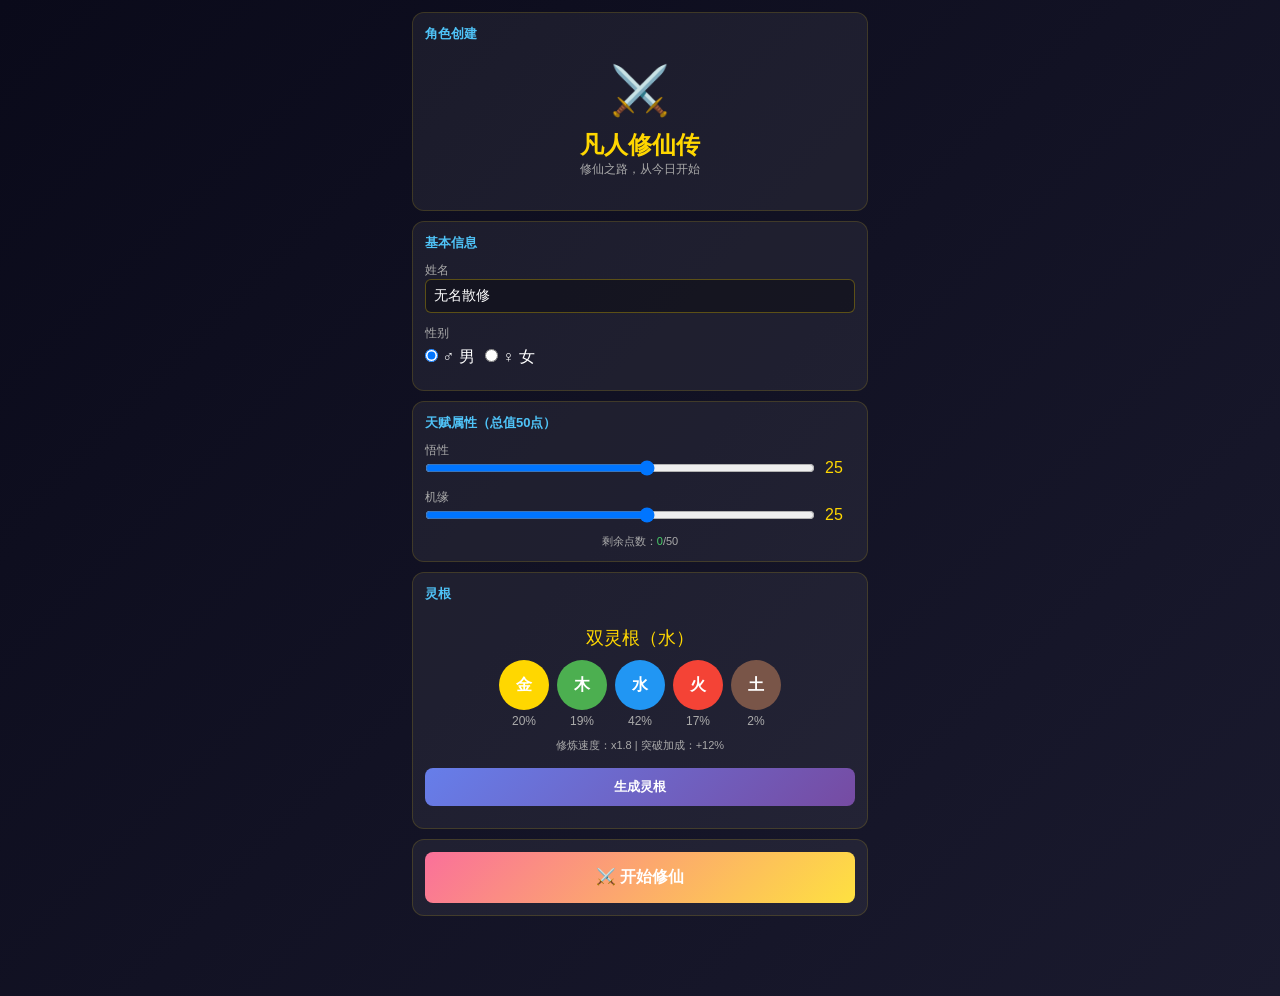
<file: index.html>
<!DOCTYPE html>
<html lang="zh-CN">
<head>
  <meta charset="UTF-8">
  <meta name="viewport" content="width=device-width, initial-scale=1.0, maximum-scale=1.0, user-scalable=no">
  <title>凡人修仙传·模拟器 v1.0</title>
  <link rel="stylesheet" href="css/style.css">
</head>
<body>
  <div id="app"></div>

  <!-- 数据文件 -->
  <script type="module">
    // 导入所有数据
    import { REALMS, BREAKTHROUGH_MULTIPLIER, SUB_STAGE_MULTIPLIER } from './js/data/realms.js';
    import { SKILLS, GRADE_VALUE } from './js/data/skills.js';
    import { ITEMS, SHOP_ITEMS } from './js/data/items.js';
    import { LOCATIONS, TRAVEL_MODES } from './js/data/locations.js';
    import { NPCS, QUESTS, NPC_RELATIONS, NPC_DUAL_DATA } from './js/data/npcs.js';
    import { BEASTS, BEAST_GRADE, calcSwarmPower } from './js/data/beasts.js';
    import { EVENTS, ENEMIES, SECTS, BOTTLE_EVENTS, EVENT_LOCATION_TYPES, EVENT_TEXT_VARIANTS } from './js/data/events.js';

    // 注册全局数据
    window.gameData = {
      REALMS, BREAKTHROUGH_MULTIPLIER, SUB_STAGE_MULTIPLIER,
      SKILLS, GRADE_VALUE,
      ITEMS, SHOP_ITEMS,
      LOCATIONS, TRAVEL_MODES,
      NPCS, QUESTS, NPC_RELATIONS, NPC_DUAL_DATA,
      BEASTS, BEAST_GRADE, calcSwarmPower,
      EVENTS, ENEMIES, SECTS, BOTTLE_EVENTS,
      EVENT_LOCATION_TYPES, EVENT_TEXT_VARIANTS
    };
  </script>

  <!-- 主程序 -->
  <script type="module" src="./js/main.js"></script>
</body>
</html>
</file>
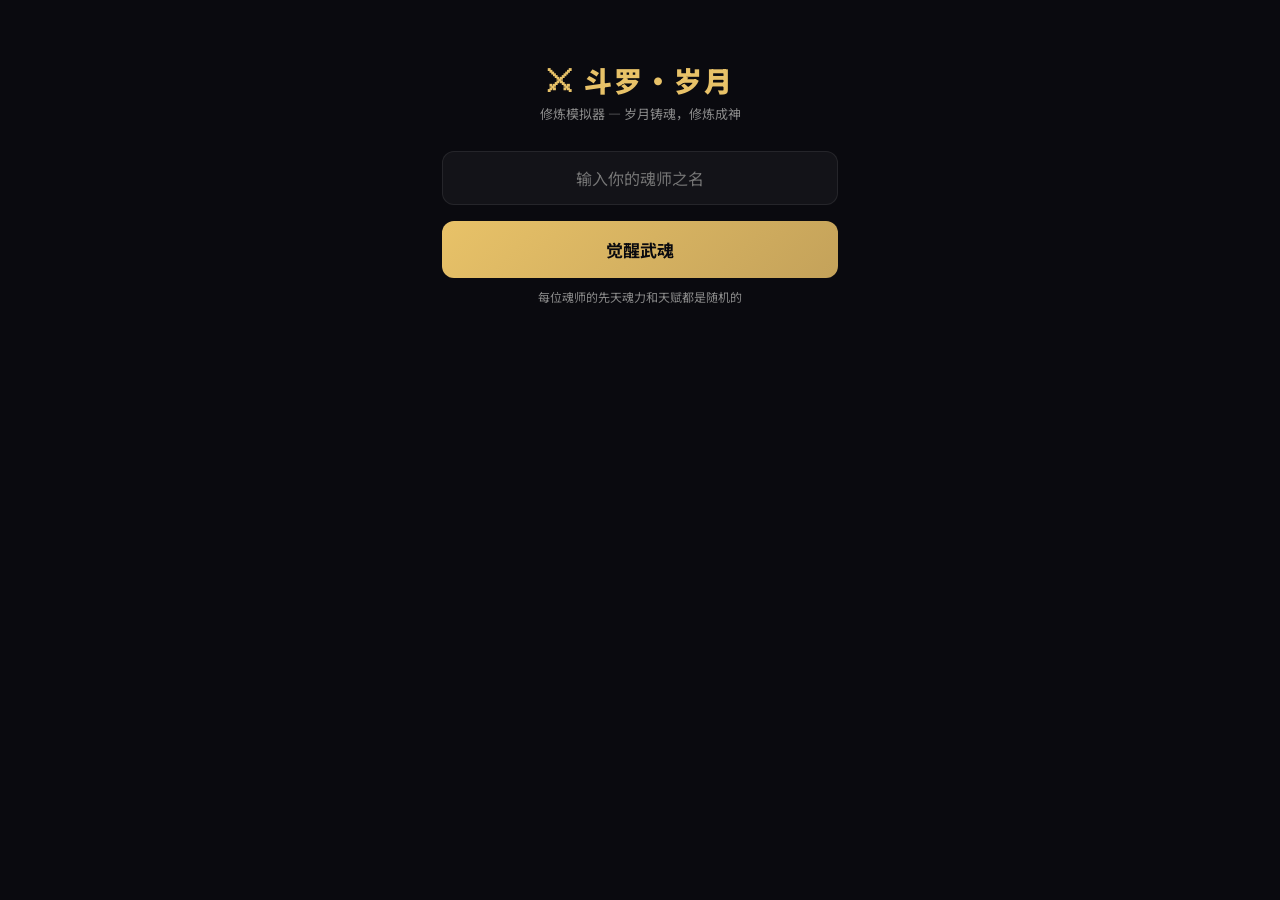
<file: douluo-cultivator.html>
<!DOCTYPE html>
<html lang="zh-CN">
<head>
<meta charset="UTF-8">
<meta name="viewport" content="width=device-width,initial-scale=1,maximum-scale=1,user-scalable=no">
<title>斗罗·岁月修炼</title>
<style>
@import url('https://fonts.googleapis.com/css2?family=Noto+Sans+SC:wght@300;400;500;700;900&display=swap');
*{margin:0;padding:0;box-sizing:border-box;user-select:none;-webkit-tap-highlight-color:transparent;}
:root{--bg:#0A0A0F;--card:rgba(255,255,255,0.04);--border:rgba(255,255,255,0.08);--gold:#E8C268;--text:#EDEDED;--text2:#8A8A8A;--red:#E07866;--green:#7DD9A6;--blue:#5BA3E6;--purple:#9B7FD4;}
body{font-family:'Noto Sans SC',sans-serif;background:var(--bg);color:var(--text);min-height:100dvh;display:flex;justify-content:center;padding:0;overflow-x:hidden;}
#app{width:100%;max-width:420px;padding:10px 12px 30px}

/* 启动画面 */
#startScreen{text-align:center;padding-top:50px;}
.start-logo{font-size:28px;font-weight:900;color:var(--gold);margin-bottom:4px;letter-spacing:2px;}
.start-sub{font-size:13px;color:var(--text2);margin-bottom:28px;}
.start-input{width:100%;background:var(--card);border:1px solid var(--border);border-radius:12px;padding:14px 16px;color:var(--text);font-size:16px;font-family:inherit;outline:none;margin-bottom:16px;text-align:center;}
.start-input:focus{border-color:var(--gold);}
.start-btn{width:100%;padding:16px;border:none;border-radius:12px;background:linear-gradient(135deg,#E8C268,#C4A25A);color:#0A0A0F;font-size:17px;font-weight:700;cursor:pointer;font-family:inherit;transition:opacity .2s;}
.start-btn:active{opacity:.7;}
.start-hint{font-size:12px;color:var(--text2);margin-top:10px;}

/* 武魂觉醒弹窗 */
.awaken-overlay{display:none;position:fixed;top:0;left:0;width:100%;height:100%;background:rgba(0,0,0,.92);z-index:100;justify-content:center;align-items:center;flex-direction:column;padding:24px;}
.awaken-overlay.show{display:flex;}
.awaken-title{font-size:22px;font-weight:900;color:var(--gold);margin-bottom:6px;animation:fadeIn .6s;}
.awaken-sub{font-size:13px;color:var(--text2);margin-bottom:20px;animation:fadeIn .8s;}
.awaken-sp{background:var(--card);border:1px solid var(--border);border-radius:12px;padding:16px 24px;margin-bottom:16px;text-align:center;animation:fadeIn .5s;}
.awaken-sp .sp-num{font-size:36px;font-weight:900;color:var(--gold);}
.awaken-sp .sp-label{font-size:13px;color:var(--text2);margin-top:4px;}
.awaken-sp .sp-rarity{font-size:11px;margin-top:4px;padding:2px 12px;border-radius:10px;display:inline-block;}
.rarity-common{background:rgba(255,255,255,.06);color:var(--text2);}
.rarity-uncommon{background:rgba(91,163,230,.15);color:var(--blue);}
.rarity-rare{background:rgba(155,127,212,.15);color:var(--purple);}
.rarity-legendary{background:linear-gradient(135deg,rgba(232,194,104,.2),rgba(196,162,90,.1));color:var(--gold);}

/* 武魂展示 */
.awaken-ms{background:var(--card);border:1px solid var(--border);border-radius:12px;padding:16px 24px;margin-bottom:16px;text-align:center;animation:fadeIn .6s;}
.awaken-ms .ms-icon{font-size:28px;}
.awaken-ms .ms-name{font-size:20px;font-weight:700;color:var(--text);margin-top:4px;}
.awaken-ms .ms-type{font-size:12px;color:var(--text2);margin-top:2px;}
.awaken-ms .ms-effect{font-size:11px;color:var(--gold);margin-top:4px;}
.ms-tag{font-size:10px;padding:2px 8px;border-radius:6px;display:inline-block;margin-top:4px;}
.ms-beast{background:rgba(91,163,230,.15);color:var(--blue);}
.ms-weapon{background:rgba(232,194,104,.15);color:var(--gold);}
.ms-plant{background:rgba(125,217,166,.15);color:var(--green);}
.ms-special{background:rgba(155,127,212,.15);color:var(--purple);}

.top-ms{font-size:12px;color:var(--text2);margin-bottom:2px;}

.awaken-talents{width:100%;margin-bottom:16px;max-height:200px;overflow-y:auto;animation:fadeIn 1s;}
.awaken-talents::-webkit-scrollbar{width:3px;}
.awaken-talents::-webkit-scrollbar-thumb{background:var(--border);border-radius:2px;}
.talent-card{background:rgba(232,194,104,.06);border:1px solid rgba(232,194,104,.15);border-radius:10px;padding:12px;margin-bottom:8px;display:flex;align-items:center;gap:12px;}
.talent-card .t-icon{font-size:24px;width:36px;text-align:center;}
.talent-card .t-info{flex:1;}
.talent-card .t-name{font-size:15px;font-weight:600;color:var(--gold);}
.talent-card .t-desc{font-size:11px;color:var(--text2);margin-top:2px;}
.talent-card .t-rate{font-size:10px;color:var(--purple);margin-top:1px;}

.awaken-none{text-align:center;padding:16px;background:var(--card);border-radius:10px;color:var(--text2);font-size:13px;}
.awaken-continue{width:100%;padding:16px;border:none;border-radius:12px;background:linear-gradient(135deg,#E8C268,#C4A25A);color:#0A0A0F;font-size:17px;font-weight:700;cursor:pointer;font-family:inherit;animation:fadeIn 1.2s;}

/* 游戏界面 */
#gameScreen{display:none;}
.top-bar{display:flex;justify-content:space-between;align-items:center;margin-bottom:10px;}
.top-bar .left{text-align:left;}
.top-bar .name{font-size:17px;font-weight:700;color:var(--gold);}
.top-bar .age{font-size:12px;color:var(--text2);}
.top-bar .year{font-size:12px;color:var(--text2);}
.talents-bar{margin-bottom:8px;display:flex;gap:4px;flex-wrap:wrap;}
.talent-tag{font-size:9px;padding:2px 6px;border-radius:4px;border:1px solid rgba(232,194,104,.2);background:rgba(232,194,104,.06);color:var(--gold);}
.tabs{display:flex;gap:4px;margin-bottom:10px;}
.tab{flex:1;padding:8px 0;text-align:center;font-size:13px;font-weight:500;border-radius:8px;cursor:pointer;background:var(--card);border:1px solid transparent;color:var(--text2);transition:.15s;}
.tab.active{background:rgba(232,194,104,.1);border-color:var(--gold);color:var(--gold);}
.tab-content{display:none;}
.tab-content.active{display:block;}
.stats-grid{display:grid;grid-template-columns:1fr 1fr;gap:6px;margin-bottom:10px;}
.stat-card{background:var(--card);border:1px solid var(--border);border-radius:10px;padding:10px;}
.stat-card .stat-label{font-size:10px;color:var(--text2);margin-bottom:3px;}
.stat-card .stat-value{font-size:16px;font-weight:700;}
.stat-level .stat-value{color:var(--gold);}
.stat-life .stat-value{color:var(--text);}
.stat-hp .stat-value{color:var(--green);}
.stat-card .stat-bar{height:3px;border-radius:2px;margin-top:4px;background:rgba(255,255,255,.06);overflow:hidden;}
.stat-card .stat-fill{height:100%;border-radius:2px;transition:width .5s;}
.stat-fill.gold{background:var(--gold);}
.stat-fill.green{background:var(--green);}
.stat-fill.blue{background:var(--blue);}
.stat-card .stat-sub{font-size:10px;color:var(--text2);margin-top:2px;}
.rings-section{background:var(--card);border:1px solid var(--border);border-radius:10px;padding:12px;margin-bottom:10px;}
.rings-header{display:flex;justify-content:space-between;align-items:center;margin-bottom:6px;}
.rings-title{font-size:11px;color:var(--text2);}
.rings-hunt{font-size:11px;color:var(--gold);}
.rings-row{display:flex;gap:5px;flex-wrap:wrap;}
.ring-dot{width:26px;height:26px;border-radius:50%;display:flex;align-items:center;justify-content:center;font-size:9px;font-weight:700;}
.ring-clickable{cursor:pointer;transition:transform .12s;}
.ring-clickable:active{transform:scale(1.2);}
.ring-empty{background:rgba(255,255,255,.04);border:1px dashed rgba(255,255,255,.1);color:var(--text2);}
.ring-white{background:linear-gradient(135deg,#FFF,#CCC);color:#222;box-shadow:0 0 5px rgba(255,255,255,.25);}
.ring-yellow{background:linear-gradient(135deg,#FFD700,#DAA520);color:#222;box-shadow:0 0 6px rgba(255,215,0,.25);}
.ring-purple{background:linear-gradient(135deg,#B388FF,#7C4DFF);color:#FFF;box-shadow:0 0 6px rgba(124,77,255,.25);}
.ring-black{background:linear-gradient(135deg,#555,#222);color:#FFF;box-shadow:0 0 5px rgba(0,0,0,.3);}
.ring-red{background:linear-gradient(135deg,#FF5252,#D32F2F);color:#FFF;box-shadow:0 0 8px rgba(255,82,82,.3);}
.ring-gold{background:linear-gradient(135deg,#E8C268,#B8963E);color:#FFF;box-shadow:0 0 12px rgba(232,194,104,.5);}
.skills-section{background:var(--card);border:1px solid var(--border);border-radius:10px;padding:12px;margin-bottom:10px;}

/* 装备界面 */
.eq-grid{display:flex;flex-direction:column;gap:0;}
.eq-slots-grid{display:grid;grid-template-columns:1fr 1fr 1fr;gap:6px;margin-bottom:10px;}
.eq-slot{background:var(--card);border:1px solid var(--border);border-radius:10px;padding:10px;text-align:center;cursor:pointer;min-height:70px;display:flex;flex-direction:column;justify-content:center;align-items:center;}
.eq-slot:active{transform:scale(.95);}
.eq-slot .eq-empty{font-size:11px;color:var(--text2);}
.eq-slot .eq-icon{font-size:20px;}
.eq-slot .eq-name{font-size:12px;font-weight:600;margin-top:2px;}
.eq-slot .eq-stats{font-size:9px;color:var(--text2);margin-top:2px;line-height:1.3;}
.eq-item-card{background:var(--card);border:1px solid var(--border);border-radius:8px;padding:8px 10px;margin-bottom:4px;display:flex;align-items:center;gap:8px;cursor:pointer;}
.eq-item-card:active{transform:scale(.98);}
.eq-item-card .eqi-icon{font-size:16px;}
.eq-item-card .eqi-info{flex:1;}
.eq-item-card .eqi-name{font-size:12px;font-weight:500;}
.eq-item-card .eqi-sub{font-size:10px;color:var(--text2);}
.eq-item-card .eqi-btn{font-size:10px;padding:3px 8px;border:none;border-radius:4px;cursor:pointer;font-family:inherit;font-weight:600;}
.eq-item-card .eqi-btn.equip{background:var(--gold);color:#0A0A0F;}
.eq-item-card .eqi-btn.unequip{background:rgba(255,255,255,.06);color:var(--text2);border:1px solid var(--border);}
.skills-title{font-size:11px;color:var(--text2);margin-bottom:8px;}
.skill-card{background:rgba(255,255,255,.03);border:1px solid rgba(255,255,255,.06);border-radius:8px;padding:10px;margin-bottom:6px;}
.skill-card:last-child{margin-bottom:0;}
.skill-card .s-header{display:flex;justify-content:space-between;align-items:center;margin-bottom:3px;}
.skill-card .s-name{font-size:14px;font-weight:600;}
.skill-card .s-ring{font-size:9px;padding:1px 5px;border-radius:3px;}
.skill-card .s-type{font-size:10px;color:var(--text2);margin-bottom:2px;}
.skill-card .s-desc{font-size:11px;color:var(--text2);line-height:1.4;}
.skill-card .s-effect{font-size:10px;color:var(--purple);margin-top:3px;padding:3px 6px;background:rgba(155,127,212,.08);border-radius:4px;display:inline-block;}
.skills-empty{text-align:center;padding:20px 0;color:var(--text2);font-size:13px;}
.map-container{position:relative;width:100%;aspect-ratio:1/1.3;background:var(--card);border:1px solid var(--border);border-radius:12px;margin-bottom:10px;overflow:hidden;}
.region-marker{position:absolute;padding:4px 8px;border-radius:6px;font-size:10px;font-weight:500;cursor:pointer;transform:translate(-50%,-50%);transition:.2s;text-align:center;min-width:70px;border:1px solid rgba(255,255,255,.1);background:rgba(10,10,15,.88);}
.region-marker:active{transform:translate(-50%,-50%) scale(1.08);}
.region-marker.current{border-color:var(--gold);box-shadow:0 0 10px rgba(232,194,104,.3);}
.region-marker .r-icon{font-size:16px;display:block;}
.region-marker .r-name{font-size:10px;color:var(--text);margin-top:1px;}
.region-marker.locked{opacity:.35;pointer-events:none;}
.region-info{background:var(--card);border:1px solid var(--border);border-radius:10px;padding:12px;margin-bottom:10px;}
.region-info .ri-name{font-size:16px;font-weight:700;color:var(--gold);margin-bottom:2px;}
.region-info .ri-desc{font-size:12px;color:var(--text2);}
.region-info .ri-stats{display:flex;gap:16px;margin-top:6px;font-size:11px;color:var(--text2);}
.region-info .ri-stats span{color:var(--text);}
.travel-btn{width:100%;padding:12px;border:none;border-radius:10px;background:rgba(232,194,104,.12);border:1px solid var(--gold);color:var(--gold);font-size:14px;font-weight:700;cursor:pointer;font-family:inherit;margin-bottom:10px;}
.travel-btn:active{opacity:.7;}
.actions-grid{display:grid;grid-template-columns:1fr 1fr 1fr;gap:6px;}
.action-btn{background:var(--card);border:1px solid var(--border);border-radius:10px;padding:10px 4px;text-align:center;cursor:pointer;transition:.12s;font-family:inherit;color:var(--text);}
.action-btn:active{transform:scale(.95);}
.action-btn span{display:block;color:var(--text);}
.action-btn .a-icon{font-size:20px;margin-bottom:1px;}
.action-btn .a-label{font-size:12px;font-weight:500;}
.action-btn .a-desc{font-size:9px;color:var(--text2);margin-top:1px;}
.action-btn:disabled{opacity:.25;pointer-events:none;}
.log-section{background:var(--card);border:1px solid var(--border);border-radius:10px;padding:12px;margin-bottom:10px;min-height:150px;max-height:240px;overflow-y:auto;}
.log-section::-webkit-scrollbar{width:3px;}
.log-section::-webkit-scrollbar-thumb{background:var(--border);border-radius:2px;}
.log-entry{margin-bottom:7px;line-height:1.5;font-size:13px;animation:fadeIn .25s;}
.log-entry:last-child{margin-bottom:0;}
.log-entry .tag{display:inline-block;font-size:9px;padding:1px 5px;border-radius:3px;margin-right:5px;vertical-align:middle;font-weight:500;}
.tag-system{background:rgba(232,194,104,.15);color:var(--gold);}
.tag-cultivate{background:rgba(91,163,230,.15);color:var(--blue);}
.tag-hunt{background:rgba(231,120,102,.15);color:var(--red);}
.tag-ring{background:rgba(155,127,212,.15);color:var(--purple);}
.tag-adventure{background:rgba(125,217,166,.15);color:var(--green);}
.tag-death{background:rgba(255,82,82,.25);color:#FF5252;}
.tag-break{background:linear-gradient(135deg,rgba(232,194,104,.25),rgba(196,162,90,.15));color:var(--gold);}
.tag-skill{background:rgba(155,127,212,.2);color:#B388FF;}
.tag-travel{background:rgba(91,163,230,.15);color:var(--blue);}
.tag-time{background:rgba(232,194,104,.1);color:var(--gold-dim);}
.tag-battle{background:rgba(255,82,82,.15);color:#FF8A80;}
.tag-forge{background:rgba(125,217,166,.15);color:var(--green);}
.break-overlay{display:none;position:fixed;top:0;left:0;width:100%;height:100%;background:rgba(0,0,0,.88);z-index:101;justify-content:center;align-items:center;flex-direction:column;padding:20px;}
.break-overlay.show{display:flex;}
.break-overlay .big{font-size:26px;font-weight:900;color:var(--gold);margin-bottom:6px;text-align:center;}
.break-overlay .sub{font-size:14px;color:var(--text);margin-bottom:14px;text-align:center;line-height:1.5;}
.break-continue{padding:12px 32px;border:none;border-radius:10px;background:var(--gold);color:#0A0A0F;font-size:15px;font-weight:700;cursor:pointer;font-family:inherit;}

/* 魂环详情弹出层 */
.ring-detail-overlay{display:none;position:fixed;top:0;left:0;width:100%;height:100%;background:rgba(0,0,0,.92);z-index:102;justify-content:center;align-items:center;flex-direction:column;padding:24px;}
.ring-detail-overlay.show{display:flex;}
.ring-detail-card{background:rgba(255,255,255,.03);border:1px solid var(--border);border-radius:14px;padding:20px;width:100%;max-width:380px;max-height:70vh;overflow-y:auto;}
.ring-detail-card::-webkit-scrollbar{width:3px;}
.ring-detail-card::-webkit-scrollbar-thumb{background:var(--border);border-radius:2px;}
.rd-title{font-size:18px;font-weight:700;text-align:center;margin-bottom:12px;}
.rd-row{display:flex;justify-content:space-between;padding:8px 0;border-bottom:1px solid var(--border);font-size:13px;}
.rd-row:last-child{border-bottom:none;}
.rd-row .rd-l{color:var(--text2);}
.rd-row .rd-v{color:var(--text);font-weight:500;}
.rd-skill{padding:10px;background:var(--card);border-radius:8px;margin-top:8px;}
.rd-skill .rs-name{font-size:14px;font-weight:600;color:var(--gold);}
.rd-skill .rs-type{font-size:11px;color:var(--text2);margin-top:2px;}
.rd-skill .rs-effect{font-size:11px;color:var(--purple);margin-top:4px;padding:3px 6px;background:rgba(155,127,212,.08);border-radius:4px;display:inline-block;}
.rd-close{margin-top:16px;width:100%;padding:12px;border:none;border-radius:10px;background:var(--gold);color:#0A0A0F;font-size:15px;font-weight:700;cursor:pointer;font-family:inherit;}
.hunt-overlay{display:none;position:fixed;top:0;left:0;width:100%;height:100%;background:rgba(0,0,0,.95);z-index:99;flex-direction:column;padding:16px;overflow-y:auto;}
.hunt-overlay.show{display:flex;}
.battle-top{text-align:center;padding:12px 0 8px;border-bottom:1px solid var(--border);margin-bottom:12px;}
.battle-top .bt-label{font-size:11px;color:var(--text2);text-transform:uppercase;letter-spacing:2px;}
.battle-top .bt-title{font-size:24px;font-weight:900;color:var(--gold);margin:2px 0;}
.battle-top .bt-sub{font-size:13px;color:var(--text2);}
.battle-beast{text-align:center;padding:20px 0 16px;background:var(--card);border-radius:14px;border:1px solid var(--border);margin-bottom:12px;}
.battle-beast .bb-icon{font-size:48px;margin-bottom:4px;}
.battle-beast .bb-name{font-size:20px;font-weight:700;color:var(--text);}
.battle-beast .bb-year{font-size:12px;color:var(--text2);margin-top:2px;}
.battle-beast .bb-bar{width:80%;margin:8px auto 0;height:6px;border-radius:3px;background:rgba(255,255,255,.06);overflow:hidden;}
.battle-beast .bb-fill{height:100%;border-radius:3px;background:var(--red);transition:width .5s;}
.battle-beast .bb-stat{font-size:11px;color:var(--text2);margin-top:4px;}

.battle-info{display:grid;grid-template-columns:1fr 1fr;gap:8px;margin-bottom:12px;}
.battle-info .bi-card{background:var(--card);border-radius:10px;padding:10px;text-align:center;border:1px solid var(--border);}
.battle-info .bi-card .bi-label{font-size:10px;color:var(--text2);}
.battle-info .bi-card .bi-val{font-size:20px;font-weight:700;}
.battle-info .bi-card .bi-val.gold{color:var(--gold);}
.battle-info .bi-card .bi-val.green{color:var(--green);}

.battle-log{background:var(--card);border:1px solid var(--border);border-radius:12px;padding:12px;margin-bottom:12px;min-height:80px;max-height:200px;overflow-y:auto;}
.battle-log::-webkit-scrollbar{width:3px;}
.battle-log::-webkit-scrollbar-thumb{background:var(--border);border-radius:2px;}
.battle-log .bl-round{padding:6px 8px;margin-bottom:6px;background:rgba(255,255,255,.02);border-radius:8px;animation:fadeIn .3s;}
.battle-log .bl-round:last-child{margin-bottom:0;}
.battle-log .bl-round .bl-rh{font-size:10px;color:var(--gold);font-weight:600;margin-bottom:3px;}
.battle-log .bl-round .bl-action{font-size:13px;color:var(--text);}
.battle-log .bl-round .bl-effect{font-size:11px;color:var(--purple);margin-top:2px;}
.battle-log .bl-round .bl-dmg{font-size:11px;color:var(--red);}

.battle-result-box{text-align:center;padding:14px;margin-bottom:12px;border-radius:12px;}
.battle-result-box.success{background:rgba(125,217,166,.08);border:1px solid rgba(125,217,166,.15);}
.battle-result-box.fail{background:rgba(224,120,102,.08);border:1px solid rgba(224,120,102,.15);}
.battle-result-box .br-icon{font-size:28px;}
.battle-result-box .br-text{font-size:16px;font-weight:700;margin:4px 0;}
.battle-result-box .br-text.ok{color:var(--green);}
.battle-result-box .br-text.no{color:var(--red);}
.battle-result-box .br-sub{font-size:12px;color:var(--text2);}

.battle-footer{display:grid;grid-template-columns:1fr 1fr;gap:8px;margin-top:4px;}
.battle-footer.single{grid-template-columns:1fr;}
.bf-btn{padding:14px;border:none;border-radius:10px;font-size:15px;font-weight:700;cursor:pointer;font-family:inherit;}
.bf-btn:active{opacity:.7;}
.bf-btn.primary{background:linear-gradient(135deg,#E8C268,#C4A25A);color:#0A0A0F;}
.bf-btn.secondary{background:var(--card);border:1px solid var(--border);color:var(--text2);}
.bf-btn.danger{background:rgba(231,120,102,.15);border:1px solid rgba(231,120,102,.2);color:var(--red);}
#endScreen{display:none;text-align:center;padding-top:40px;}
#endScreen .ei{font-size:48px;margin-bottom:10px;}
.end-t{font-size:22px;font-weight:700;color:var(--gold);margin-bottom:6px;}
.end-s{font-size:13px;color:var(--text2);line-height:1.5;margin-bottom:18px;}
.end-stats{background:var(--card);border:1px solid var(--border);border-radius:12px;padding:14px;margin-bottom:18px;text-align:left;}
.end-stats .row{display:flex;justify-content:space-between;padding:5px 0;font-size:13px;border-bottom:1px solid var(--border);}
.end-stats .row:last-child{border-bottom:none;}
.end-stats .row .label{color:var(--text2);}
.end-stats .row .value{color:var(--text);font-weight:500;}
.restart-btn{width:100%;padding:16px;border:none;border-radius:12px;background:linear-gradient(135deg,#E8C268,#C4A25A);color:#0A0A0F;font-size:17px;font-weight:700;cursor:pointer;font-family:inherit;}
@keyframes fadeIn{from{opacity:0;transform:translateY(5px)}to{opacity:1;transform:translateY(0)}}
</style>
</head>
<body>
<div id="app">

<!-- 启动画面 -->
<div id="startScreen">
  <div class="start-logo">⚔ 斗罗·岁月</div>
  <div class="start-sub">修炼模拟器 — 岁月铸魂，修炼成神</div>
  <input class="start-input" id="nameInput" placeholder="输入你的魂师之名" maxlength="8">
  <button class="start-btn" id="awakenBtn">觉醒武魂</button>
  <div class="start-hint">每位魂师的先天魂力和天赋都是随机的</div>
</div>

<!-- 武魂觉醒弹窗 -->
<div class="awaken-overlay" id="awakenOverlay">
  <div class="awaken-title">⚡ 武魂觉醒</div>
  <div class="awaken-sub" id="awakenName">—</div>
  <div class="awaken-sp" id="awakenSpBox">
    <div class="sp-num" id="awakenSpNum">—</div>
    <div class="sp-label">先天魂力</div>
    <div class="sp-rarity" id="awakenSpRarity">—</div>
  </div>
  <div class="awaken-ms" id="awakenMsBox">
    <div class="ms-icon" id="awakenMsIcon">⚔</div>
    <div class="ms-name" id="awakenMsName">—</div>
    <div class="ms-type" id="awakenMsType">—</div>
    <div class="ms-effect" id="awakenMsEffect">—</div>
  </div>
  <div class="awaken-talents" id="awakenTalents"></div>
  <button class="awaken-continue" id="awakenStart">开始修炼</button>
</div>

<!-- 游戏主界面 -->
<div id="gameScreen">
  <div class="top-bar">
    <div class="left">
      <div class="top-ms" id="gMs">—</div>
      <div class="name" id="gName">—</div>
      <div class="age" id="gAge">年龄: —</div>
    </div>
    <div class="year" id="gYear">第 0 年 · <span id="gRegion">圣魂村</span></div>
  </div>

  <div class="talents-bar" id="talentsBar"></div>

  <div class="tabs">
    <div class="tab active" data-tab="status">状态</div>
    <div class="tab" data-tab="skills">魂技</div>
    <div class="tab" data-tab="map">地图</div>
    <div class="tab" data-tab="action">行动</div>
    <div class="tab" data-tab="equip">装备</div>
  </div>

  <div class="tab-content active" id="tab-status">
    <div class="stats-grid">
      <div class="stat-card stat-level">
        <div class="stat-label">修为</div>
        <div class="stat-value" id="gLevel">魂士</div>
        <div class="stat-bar"><div class="stat-fill gold" id="spBar" style="width:0%"></div></div>
        <div class="stat-sub">魂力 <span id="gSP">0</span> / <span id="gSPMax">10</span></div>
      </div>
      <div class="stat-card stat-life">
        <div class="stat-label">寿命上限</div>
        <div class="stat-value" id="gLife">80 岁</div>
        <div class="stat-bar"><div class="stat-fill green" id="lifeBar" style="width:100%"></div></div>
        <div class="stat-sub" id="gLifeSub">已过世</div>
      </div>
      <div class="stat-card stat-hp">
        <div class="stat-label">气血</div>
        <div class="stat-value" id="gHP">100</div>
        <div class="stat-bar"><div class="stat-fill green" id="hpBar" style="width:100%"></div></div>
        <div class="stat-sub" id="gHPSub">状态: 良好</div>
      </div>
      <div class="stat-card">
        <div class="stat-label">战力</div>
        <div class="stat-value" id="gCombat">10</div>
        <div class="stat-sub">魂环 <span id="gRingCount">0</span> · 魂技 <span id="gSkillCount">0</span></div>
      </div>
    </div>
    <div class="rings-section">
      <div class="rings-header">
        <div class="rings-title">⚡ 魂环（<span id="ringCap">9</span>格）</div>
        <div class="rings-hunt" id="gHuntHint">—</div>
      </div>
      <div class="rings-row" id="ringsRow"></div>
    </div>
    <div class="rings-section" id="boneSection">
      <div class="rings-header">
        <div class="rings-title">🦴 魂骨</div>
        <div class="rings-hunt" id="gBoneHint">—</div>
      </div>
      <div id="boneList"><div style="color:var(--text2);font-size:12px;text-align:center;padding:6px 0">尚未获得魂骨</div></div>
    </div>
  </div>

  <div class="tab-content" id="tab-skills">
    <div class="skills-section">
      <div class="skills-title">📜 已领悟魂技</div>
      <div id="skillsList"><div class="skills-empty">尚未拥有任何魂技<br>吸收魂环后自动领悟</div></div>
    </div>
  </div>

  <div class="tab-content" id="tab-map">
    <div class="map-container" id="mapContainer">
      <div class="map-bg" id="mapBg"></div>
    </div>
    <div class="region-info" id="regionInfo">
      <div class="ri-name" id="riName">圣魂村</div>
      <div class="ri-desc" id="riDesc">宁静的新手村落</div>
      <div class="ri-stats"><span>需求: <span id="riLevel">魂士</span></span><span>魂兽: <span id="riBeast">1-100年</span></span></div>
    </div>
    <button class="travel-btn" id="travelBtn">🚶 前往此地</button>
  </div>

  <div class="tab-content" id="tab-action">
    <div class="actions-grid">
      <button class="action-btn" data-act="cultivate"><span class="a-icon">🧘</span><span class="a-label">修炼</span><span class="a-desc">3-6月</span></button>
      <button class="action-btn" data-act="hunt"><span class="a-icon">⚔</span><span class="a-label">猎魂</span><span class="a-desc">6-12月</span></button>
      <button class="action-btn" data-act="absorb"><span class="a-icon">💫</span><span class="a-label">吸收</span><span class="a-desc">2-4月</span></button>
      <button class="action-btn" data-act="adventure"><span class="a-icon">🗺</span><span class="a-label">历练</span><span class="a-desc">3-8月</span></button>
      <button class="action-btn" data-act="rest"><span class="a-icon">💤</span><span class="a-label">休养</span><span class="a-desc">2-4月</span></button>
      <button class="action-btn" data-act="forge"><span class="a-icon">💪</span><span class="a-label">锻体</span><span class="a-desc">3-6月</span></button>
      <button class="action-btn" data-act="pill"><span class="a-icon">💊</span><span class="a-label">炼药</span><span class="a-desc">2-5月</span></button>
    </div>
    <div class="log-section" id="logSection">
      <div class="log-entry"><span class="tag tag-system">系统</span>踏上魂师之路...</div>
    </div>
  </div>
  <div class="tab-content" id="tab-equip">
    <div class="eq-grid">
      <div id="eqSlots"></div>
      <button class="eq-sort-btn" id="eqBackpackToggle" style="width:100%;padding:8px;border:none;border-radius:8px;background:var(--card);border:1px solid var(--border);color:var(--text);font-size:13px;cursor:pointer;font-family:inherit;margin-bottom:8px">📦 背包 (<span id="backpackCount">0</span>)</button>
      <div id="eqBackpack"></div>
    </div>
  </div>
</div>

<div id="endScreen">
  <div class="ei" id="endIcon">🕊</div>
  <div class="end-t" id="endTitle">魂归天地</div>
  <div class="end-s" id="endSub">你的魂师之路走到了终点</div>
  <div class="end-stats" id="endStatsBox"></div>
  <button class="restart-btn" id="restartBtn">再世为人</button>
  <button class="restart-btn" id="randomRestartBtn" style="margin-top:8px;background:rgba(232,194,104,.1);border:1px solid var(--gold);color:var(--gold)">🎲 立即随机重开</button>
</div>

<div class="break-overlay" id="breakOverlay">
  <div class="big" id="breakTitle">突破！</div>
  <div class="sub" id="breakSub">修为大进</div>
  <button class="break-continue" id="breakContinue">继续修炼</button>
</div>

<!-- 魂环详情弹出 -->
<div class="ring-detail-overlay" id="ringDetailOverlay">
  <div class="ring-detail-card" id="ringDetailCard">
    <div class="rd-title" id="rdTitle">魂环详情</div>
    <div id="rdContent"></div>
    <button class="rd-close" id="rdClose">关闭</button>
  </div>
</div>

<!-- 吸收魂环确认弹窗 -->
<div class="break-overlay" id="abConfirmOverlay">
  <div style="background:var(--card);border:1px solid var(--border);border-radius:14px;padding:24px;width:100%;max-width:340px;">
    <div style="font-size:18px;font-weight:700;color:var(--gold);text-align:center;margin-bottom:4px">💫 吸收魂环</div>
    <div style="font-size:14px;text-align:center;color:var(--text);margin-bottom:12px" id="abConfirmTitle">—</div>
    <div style="font-size:13px;color:var(--text2);line-height:1.7;margin-bottom:16px;padding:12px;background:rgba(255,255,255,.02);border-radius:8px" id="abConfirmInfo">—</div>
    <div style="display:grid;grid-template-columns:1fr 1fr;gap:8px">
      <button class="bf-btn primary" id="abDoBtn">🔄 开始吸收</button>
      <button class="bf-btn secondary" id="abDropBtn">✗ 放弃魂环</button>
    </div>
  </div>
</div>

<!-- 炼药选择弹窗 -->
<div class="break-overlay" id="pillOverlay">
  <div style="background:var(--card);border:1px solid var(--border);border-radius:14px;padding:20px;width:100%;max-width:360px;max-height:80vh;overflow-y:auto;">
    <div style="font-size:18px;font-weight:700;color:var(--gold);text-align:center;margin-bottom:12px">💊 选择丹药</div>
    <div id="pillList"></div>
    <button class="rd-close" id="pillClose" style="margin-top:8px">取消炼药</button>
  </div>
</div>

<div class="hunt-overlay" id="huntOverlay">
  <div class="battle-top">
    <div class="bt-label">⚔ 猎魂之战</div>
    <div class="bt-title" id="btTitle">遭遇魂兽</div>
    <div class="bt-sub" id="btSub">—</div>
  </div>
  <div class="battle-beast">
    <div class="bb-icon">🐾</div>
    <div class="bb-name" id="bbName">—</div>
    <div class="bb-year" id="bbYear">—</div>
    <div class="bb-bar"><div class="bb-fill" id="bbBar" style="width:100%"></div></div>
    <div class="bb-stat" id="bbStat">—</div>
  </div>
  <div class="battle-info">
    <div class="bi-card"><div class="bi-label">你的战力</div><div class="bi-val gold" id="biPlayerCP">0</div></div>
    <div class="bi-card"><div class="bi-label">魂兽战力</div><div class="bi-val" id="biBeastCP" style="color:var(--red)">0</div></div>
  </div>
  <div class="battle-log" id="battleLog">
    <div style="text-align:center;color:var(--text2);padding:12px;font-size:13px">⚔ 战斗即将开始...</div>
  </div>
  <div class="battle-result-box" id="battleResultBox">
    <div class="br-icon" id="brIcon">—</div>
    <div class="br-text" id="brText">—</div>
    <div class="br-sub" id="brSub">—</div>
  </div>
  <div class="battle-replace" id="battleReplace" style="display:none;margin-bottom:12px">
    <div style="font-size:12px;color:var(--gold);margin-bottom:6px;text-align:center">⚠ 发现同部位魂骨 · 是否替换？</div>
    <div style="display:grid;grid-template-columns:1fr 1fr;gap:8px">
      <button class="bf-btn danger" id="btReplace">⚔ 冒险替换</button>
      <button class="bf-btn secondary" id="btKeep">✗ 保留旧骨</button>
    </div>
  </div>
  <div class="battle-footer single" id="battleFooter">
    <button class="bf-btn primary" id="btFinish">继续修炼</button>
  </div>
</div>

</div>
<script>
// ====== 数据 ======
const LN=['魂士','魂师','大魂师','魂尊','魂宗','魂王','魂帝','魂圣','魂斗罗','封号斗罗'];
const RN=['低级','百年','千年','万年','十万年','百万年'];
const RC=['ring-white','ring-yellow','ring-purple','ring-black','ring-red','ring-gold'];
const RL=['○','百','千','万','十','神'];
const SP_TH=[10,20,30,40,50,60,70,80,90,100];
const LIFESPAN=[80,100,130,180,250,350,500,700,1000,1500];
const REGIONS=[
  {id:0,name:'圣魂村',icon:'🏘',desc:'宁静的新手村落',minLv:0,beastMin:1,beastMax:100,x:50,y:82},
  {id:1,name:'诺丁城外',icon:'🌲',desc:'初级魂师猎场',minLv:0,beastMin:100,beastMax:800,x:30,y:60},
  {id:2,name:'猎魂森林',icon:'🌳',desc:'魂师试炼之地',minLv:1,beastMin:500,beastMax:3000,x:70,y:55},
  {id:3,name:'星斗大森林',icon:'🌿',desc:'凶兽横行之地',minLv:2,beastMin:1000,beastMax:15000,x:35,y:38},
  {id:4,name:'落日森林',icon:'🌅',desc:'千年魂兽禁区',minLv:3,beastMin:5000,beastMax:40000,x:65,y:30},
  {id:5,name:'极北冰原',icon:'❄',desc:'万年寒冰之地',minLv:5,beastMin:10000,beastMax:80000,x:20,y:22},
  {id:6,name:'海神岛',icon:'🌊',desc:'神圣试炼之所',minLv:6,beastMin:30000,beastMax:150000,x:80,y:18},
  {id:7,name:'杀戮之都',icon:'💀',desc:'地狱级修罗场',minLv:7,beastMin:50000,beastMax:1000000,x:50,y:8}
];

// 先天天赋配置
const TALENTS=[
  {id:'twin',name:'双生武魂',icon:'⚔⚔',desc:'主武魂九环完成后切换副武魂·副武魂年限≥主武魂最后一环',rate:0.03,rarity:'legendary'},
  {id:'full',name:'先天满魂力',icon:'💫',desc:'初始魂力10级，修炼速度+15%',rate:0.08,rarity:'rare'},
  {id:'top',name:'顶级武魂',icon:'👑',desc:'修炼获取魂力+40%，战力+30',rate:0.10,rarity:'rare'},
  {id:'mutant',name:'变异武魂',icon:'🌀',desc:'魂技状态效果触发率+30%',rate:0.12,rarity:'uncommon'},
  {id:'bone',name:'先天魂骨',icon:'🦴',desc:'初始气血+50，战力+20',rate:0.05,rarity:'rare'},
  {id:'purple',name:'紫极魔瞳',icon:'👁',desc:'猎魂成功率+8%，战力+15',rate:0.07,rarity:'uncommon'},
  {id:'mystic',name:'玄天功',icon:'📖',desc:'修炼效率+25%，炼药成功率+20%',rate:0.10,rarity:'uncommon'},
  {id:'ocean',name:'海神眷顾',icon:'🌊',desc:'历练收益+30%，旅途中恢复气血',rate:0.05,rarity:'rare'},
  {id:'food',name:'食神体质',icon:'🍲',desc:'炼药效果翻倍，炼药耗时减半',rate:0.08,rarity:'uncommon'},
  {id:'jade',name:'九宝琉璃心',icon:'💎',desc:'辅助魂技+50%，休养效果翻倍',rate:0.06,rarity:'rare'},
  {id:'shura',name:'修罗杀意',icon:'🔥',desc:'战力+25，猎魂成功后额外获得魂力',rate:0.04,rarity:'rare'}
];

// 武魂池（无概率，觉醒时必定随机获得一个）
const MS_CATS={
  beast:{name:'兽武魂',icon:'🐾',cls:'ms-beast',
    souls:[
      {n:'邪眸白虎',eff:'修炼速度+15%',apply:g=>g._msCult=0.15},
      {n:'蓝电霸王龙',eff:'修炼速度+20%，吸收上限+20%',apply:g=>{g._msCult=0.20;g._msAbsorb=0.20;}},
      {n:'火凤凰',eff:'修炼+15%,猎魂+5%,吸收+10%',apply:g=>{g._msCult=0.15;g._msHunt=0.05;g._msAbsorb=0.10;}},
      {n:'幽冥灵猫',eff:'猎魂成功率+15%',apply:g=>g._msHunt=0.15},
      {n:'柔骨兔',eff:'气血恢复+30%',apply:g=>g._msHeal=0.30},
      {n:'碧磷蛇',eff:'状态效果+20%',apply:g=>g._msEff=0.20},
      {n:'冰碧帝皇蝎',eff:'修炼+10%,战力+20,吸收+15%',apply:g=>{g._msCult=0.10;g._msCP=20;g._msAbsorb=0.15;}},
      {n:'泰坦巨猿',eff:'战力+40,吸收+25%',apply:g=>{g._msCP=40;g._msAbsorb=0.25;}},
      {n:'暗金恐爪熊',eff:'猎魂+10%,战力+20,吸收+15%',apply:g=>{g._msHunt=0.10;g._msCP=20;g._msAbsorb=0.15;}},
      {n:'紫翼独角兽',eff:'炼药+15%,修炼+10%',apply:g=>{g._msPill=0.15;g._msCult=0.10;}}
    ]},
  weapon:{name:'器武魂',icon:'⚔',cls:'ms-weapon',
    souls:[
      {n:'昊天锤',eff:'战力+40,猎魂+10%,吸收+20%',apply:g=>{g._msCP=40;g._msHunt=0.10;g._msAbsorb=0.20;}},
      {n:'七杀剑',eff:'战力+30,修炼+10%,吸收+15%',apply:g=>{g._msCP=30;g._msCult=0.10;g._msAbsorb=0.15;}},
      {n:'海神三叉戟',eff:'猎魂+15%,战力+25,吸收+30%',apply:g=>{g._msHunt=0.15;g._msCP=25;g._msAbsorb=0.30;}},
      {n:'修罗神剑',eff:'状态效果+25%',apply:g=>g._msEff=0.25},
      {n:'八蛛矛',eff:'猎魂+10%,状态+10%,吸收+15%',apply:g=>{g._msHunt=0.10;g._msEff=0.10;g._msAbsorb=0.15;}},
      {n:'九节翡翠竹',eff:'炼药+25%',apply:g=>g._msPill=0.25},
      {n:'破魂枪',eff:'战力+35',apply:g=>g._msCP=35},
      {n:'盘龙棍',eff:'修炼+15%',apply:g=>g._msCult=0.15}
    ]},
  plant:{name:'植物系武魂',icon:'🌿',cls:'ms-plant',
    souls:[
      {n:'蓝银草',eff:'修炼+10%,炼药+10%（但吸收上限-15%）',apply:g=>{g._msCult=0.10;g._msPill=0.10;g._msAbsorb=-0.15;}},
      {n:'幽香绮罗仙品',eff:'炼药+30%',apply:g=>g._msPill=0.30},
      {n:'相思断肠红',eff:'气血上限+80',apply:g=>g._msHP=80},
      {n:'烈火杏娇疏',eff:'修炼+20%,战力+15',apply:g=>{g._msCult=0.20;g._msCP=15;}},
      {n:'八瓣仙兰',eff:'修炼+25%',apply:g=>g._msCult=0.25},
      {n:'水晶血龙参',eff:'气血恢复+50%,战力+10',apply:g=>{g._msHeal=0.50;g._msCP=10;}}
    ]},
  special:{name:'特殊武魂',icon:'✨',cls:'ms-special',
    souls:[
      {n:'六翼天使',eff:'全属性+15%',apply:g=>{g._msCult=0.15;g._msHunt=0.15;g._msPill=0.15;}},
      {n:'罗三炮',eff:'状态效果+30%（变异）',apply:g=>g._msEff=0.30},
      {n:'本体·灵眸',eff:'猎魂+20%',apply:g=>g._msHunt=0.20},
      {n:'本体·骨',eff:'战力+50',apply:g=>g._msCP=50},
      {n:'九心海棠',eff:'气血恢复+100%',apply:g=>g._msHeal=1.0},
      {n:'七位一体',eff:'修炼+30%,状态+10%',apply:g=>{g._msCult=0.30;g._msEff=0.10;}}
    ]}
};

// 魂兽
const BEASTS=[
  {n:'幽冥狼',min:10,max:300},{n:'风隼',min:50,max:400},{n:'铁甲犀',min:100,max:500},{n:'青竹蛇',min:10,max:200},
  {n:'疾风獒',min:80,max:400},{n:'岩甲龟',min:150,max:600},{n:'赤火雀',min:50,max:350},{n:'冰牙兔',min:10,max:150},
  {n:'碎石熊',min:100,max:500},{n:'影猫',min:30,max:250},{n:'枯木藤妖',min:100,max:450},{n:'银月狼',min:80,max:500},
  {n:'翠晶蝶',min:10,max:100},{n:'钢鬃野猪',min:200,max:700},{n:'闪电貂',min:100,max:400},{n:'厚土蟒',min:200,max:600},
  {n:'火羽雉',min:150,max:500},{n:'冰狼',min:100,max:450},{n:'岩石傀儡',min:300,max:800},{n:'毒吻蛛',min:50,max:350},
  {n:'金环蛇',min:200,max:600},{n:'暴风隼',min:300,max:700},{n:'铁爪鹰',min:200,max:600},{n:'霜牙虎',min:300,max:750},
  {n:'人面魔蛛',min:500,max:2000},{n:'火鳞蟒',min:600,max:2500},{n:'紫翼蝠',min:500,max:1800},{n:'金刚猿',min:800,max:3000},
  {n:'水晶蝎',min:600,max:2000},{n:'三尾狐',min:500,max:1500},{n:'墨玉蟒',min:800,max:2500},{n:'赤焰狮',min:1000,max:3000},
  {n:'银背狼王',min:800,max:2800},{n:'碧磷蛇',min:500,max:2000},{n:'雷霆鹰',min:1000,max:3000},{n:'花岗岩巨人',min:1200,max:3000},
  {n:'泰坦巨猿',min:3000,max:15000},{n:'天青牛蟒',min:5000,max:15000},{n:'暗金恐爪熊',min:3000,max:12000},{n:'幽冥白虎',min:2000,max:10000},
  {n:'八蛛矛蛛',min:1000,max:8000},{n:'紫电魔雕',min:2000,max:10000},{n:'大地魔熊',min:3000,max:12000},{n:'千钧蚁皇',min:4000,max:12000},
  {n:'三头赤魔獒',min:5000,max:15000},{n:'鬼虎',min:1000,max:8000},{n:'嗜血魔猿',min:3000,max:10000},{n:'水晶巨兽',min:4000,max:15000},
  {n:'翠魔鸟',min:1000,max:5000},{n:'炎魔狮',min:3000,max:10000},{n:'冰晶魔蝎',min:2000,max:8000},{n:'黄金狮鹫',min:5000,max:15000},
  {n:'赤王',min:10000,max:35000},{n:'冰帝·蝎',min:15000,max:40000},{n:'暗金恐爪熊王',min:10000,max:30000},{n:'暗魔邪神虎',min:10000,max:35000},
  {n:'妖眼魔树',min:5000,max:20000},{n:'粉红娘娘',min:8000,max:25000},{n:'冥王蛛',min:8000,max:28000},{n:'焚天炎龙',min:15000,max:40000},
  {n:'冰碧帝皇蝎',min:20000,max:70000},{n:'雪帝',min:30000,max:80000},{n:'冰熊王',min:15000,max:60000},{n:'冰霜巨龙',min:25000,max:75000},
  {n:'深海魔鲸王',min:50000,max:150000},{n:'魔魂大白鲨',min:30000,max:100000},{n:'邪魔虎鲸',min:20000,max:80000},{n:'怒涛龙鲸',min:40000,max:120000},
  {n:'海龙',min:50000,max:150000},{n:'海神守护兽',min:60000,max:150000},{n:'修罗魔猿',min:50000,max:200000},{n:'杀戮魔蛛',min:50000,max:150000},
  {n:'深渊魔龙',min:80000,max:300000},{n:'血狱九头蛇',min:80000,max:250000},{n:'冥界凤凰',min:80000,max:300000},{n:'深渊领主',min:100000,max:400000},
  {n:'混沌饕餮',min:100000,max:500000},{n:'古神魔鲸',min:150000,max:500000},{n:'虚空螭龙',min:100000,max:350000},{n:'末日炎魔',min:80000,max:300000},
  {n:'神·深渊领主',min:500000,max:1000000},{n:'太古神龙',min:500000,max:1000000},{n:'神·混沌饕餮',min:600000,max:1000000},{n:'神·古神魔鲸',min:600000,max:1000000},{n:'创世神蟒',min:500000,max:1000000},{n:'神兽麒麟',min:500000,max:1000000},{n:'神·虚空螭龙',min:600000,max:1000000},{n:'神·末日炎魔',min:500000,max:1000000}
];

// 魂技
const SKILLS_DATA={
  attack:[
    {n:'撕天裂地爪',e:'撕裂',p:11},{n:'九阳烈焰斩',e:'灼烧',p:12},{n:'万雷天牢引',e:'麻痹',p:12},{n:'碎星破灭拳',e:'震伤',p:11},
    {n:'空痕裂空刃',e:'撕裂',p:10},{n:'崩山击',e:'震伤',p:9},{n:'龙啸九天破',e:'震慑',p:13},{n:'血月斩',e:'流血',p:10},
    {n:'灭世红莲炎',e:'灼烧',p:13},{n:'寂灭天雷',e:'麻痹',p:11},{n:'破虚一剑',e:'穿透',p:12},{n:'风陨连击',e:'撕裂',p:9},
    {n:'魔神碎骨爪',e:'流血',p:12},{n:'玄冰破',e:'冰冻',p:10},{n:'焚天怒焰',e:'灼烧',p:11},{n:'极光突刺',e:'穿透',p:10},
    {n:'暗影绝杀',e:'中毒',p:11},{n:'烈阳焚天斩',e:'灼烧',p:13},{n:'七星碎月击',e:'震伤',p:10},{n:'天怒神罚',e:'震慑',p:14}
  ],
  defense:[
    {n:'金刚不坏身',e:'护盾',p:9},{n:'玄武不动壁',e:'反伤',p:10},{n:'铁骨银衣',e:'坚韧',p:8},{n:'不动明王身',e:'护盾',p:11},
    {n:'玄水冰晶障',e:'冰冻',p:9},{n:'厚土岩甲',e:'坚韧',p:8},{n:'星辰护体',e:'反伤',p:10},{n:'天罡护体气',e:'护盾',p:10},
    {n:'龙鳞金甲',e:'反伤',p:11},{n:'寒冰护盾',e:'冰冻',p:9},{n:'圣光壁垒',e:'护盾',p:10},{n:'磐石之躯',e:'坚韧',p:8},
    {n:'九转金身',e:'护盾',p:12},{n:'虚空屏障',e:'反伤',p:11},{n:'元素铠甲',e:'坚韧',p:9},{n:'神罗天征壁',e:'护盾',p:12}
  ],
  control:[
    {n:'缚灵索命锁',e:'束缚',p:10},{n:'迟缓领域',e:'减速',p:8},{n:'精神震爆',e:'眩晕',p:11},{n:'迷幻天魔眼',e:'迷惑',p:10},
    {n:'暗影束缚',e:'束缚',p:9},{n:'重力压制场',e:'减速',p:9},{n:'时空凝固',e:'定身',p:13},{n:'魂力震荡波',e:'眩晕',p:10},
    {n:'蓝银囚笼',e:'束缚',p:10},{n:'精神穿刺',e:'眩晕',p:11},{n:'幻境迷踪',e:'迷惑',p:9},{n:'万蛛缠丝',e:'束缚',p:10},
    {n:'心灵震爆',e:'恐惧',p:12},{n:'冰霜禁锢',e:'冰冻',p:10},{n:'暗夜罗网',e:'束缚',p:9},{n:'灵魂冲击波',e:'眩晕',p:11}
  ],
  support:[
    {n:'生命源泉',e:'回复',p:9},{n:'魂力共振',e:'激昂',p:8},{n:'疾风灵步',e:'加速',p:7},{n:'清心明镜咒',e:'净化',p:8},
    {n:'涅槃再生术',e:'回复',p:12},{n:'斗魂激发',e:'激昂',p:9},{n:'蓝银祝福',e:'回复',p:8},{n:'血魂共鸣',e:'激昂',p:8},
    {n:'天使守护',e:'护盾',p:10},{n:'森罗万象',e:'回复',p:9},{n:'九心海棠',e:'回复',p:11},{n:'战神附体',e:'激昂',p:10},
    {n:'月华洗礼',e:'净化',p:9},{n:'凤凰涅槃炎',e:'回复',p:12},{n:'灵愈之光',e:'回复',p:8},{n:'狂暴激发',e:'激昂',p:10}
  ],
  special:[
    {n:'武魂真身降临',e:'巨幅增强',p:15},{n:'死亡领域',e:'恐惧',p:14},{n:'修罗血怒',e:'吸血',p:14},{n:'时空逆流',e:'定身',p:15},
    {n:'神魔降世',e:'恐惧',p:16},{n:'万剑归宗阵',e:'穿透',p:14},{n:'天罗地网',e:'束缚',p:12},{n:'寂灭轮回',e:'即死',p:16},
    {n:'昊天神锤',e:'震伤',p:15},{n:'海神三叉戟',e:'穿透',p:15},{n:'天使圣剑',e:'灼烧',p:13},{n:'修罗魔剑',e:'流血',p:14},
    {n:'九彩神光',e:'全属性',p:15},{n:'元圣归一',e:'巨幅增强',p:16},{n:'混沌开天',e:'即死',p:17},{n:'创世神辉',e:'净化',p:16}
  ]
};
const ST=Object.keys(SKILLS_DATA);
const EFF_DESC={
  '撕裂':'持续流血','灼烧':'灼烧魂兽','麻痹':'神经麻痹','震伤':'内伤震荡','流血':'伤口失血','震慑':'威压震慑','穿透':'无视防御',
  '冰冻':'冻结减缓','中毒':'毒素侵蚀','护盾':'减少伤害','反伤':'反弹伤害','坚韧':'提升韧性','束缚':'限制行动',
  '减速':'降低速度','眩晕':'失去意识','迷惑':'扰乱感知','定身':'完全定身','恐惧':'魂兽恐惧','回复':'恢复气血',
  '激昂':'激发潜能','加速':'提升速度','净化':'移除负面','吸血':'吸收气血','巨幅增强':'大幅提升','即死':'几率击杀','全属性':'全面提升'
};
const EFF_BONUS={'撕裂':0.04,'灼烧':0.05,'麻痹':0.06,'震伤':0.05,'流血':0.04,'震慑':0.07,'穿透':0.06,'冰冻':0.07,'中毒':0.04,'护盾':-0.05,'反伤':0.03,'坚韧':0.02,'束缚':0.07,'减速':0.05,'眩晕':0.10,'迷惑':0.06,'定身':0.12,'恐惧':0.08,'回复':-0.03,'激昂':0.06,'加速':0.04,'净化':0.02,'吸血':0.03,'巨幅增强':0.10,'即死':0.12,'全属性':0.08};

// 装备系统
const EQ_SLOTS=[
  {key:'head',name:'头盔',icon:'🪖',desc:'头部魂导器·精神防御'},
  {key:'armor',name:'护甲',icon:'🛡',desc:'上身魂导器·物理防御'},
  {key:'legs',name:'护腿',icon:'👖',desc:'下身魂导器·平衡防护'},
  {key:'boots',name:'靴子',icon:'🥾',desc:'脚部魂导器·速度加成'},
  {key:'necklace',name:'项链',icon:'📿',desc:'魂导饰品·精神增幅'},
  {key:'ring',name:'戒指',icon:'💍',desc:'魂导饰品·能量汇聚'}
];
const EQ_RARITY=['普通','精良','稀有','史诗','传说'];
const EQ_RCOLOR=['#888','#5BA3E6','#9B7FD4','#E8C268','#FF6B6B'];
const EQ_PREFIXES=['铁制','精钢','秘银','玄铁','星辰','暗金','海神','龙鳞'];
const EQ_SUFFIXES=['守护','之力','庇护','之环','祝福','之魂'];

function genEquipment(year){
  const slot=EQ_SLOTS[Math.floor(Math.random()*EQ_SLOTS.length)];
  const rarity=year<100?0:(year<1000?0:(year<10000?1:(year<100000?2:(year<500000?3:4))));
  const r=Math.random();const finalRarity=r<0.6?rarity:Math.min(4,rarity+(r<0.85?1:2));
  const prefix=EQ_PREFIXES[Math.floor(Math.random()*EQ_PREFIXES.length)];
  const suffix=EQ_SUFFIXES[Math.floor(Math.random()*EQ_SUFFIXES.length)];
  const name=prefix+slot.name+suffix;
  const cp=Math.floor((finalRarity+1)*(3+Math.random()*5)+year/500);
  const hp=Math.floor((finalRarity+1)*(5+Math.random()*10)+year/200);
  const huntB=(finalRarity>=3?0.03:0)+(finalRarity>=4?0.05:0);
  const cultB=(finalRarity>=3?0.03:0)+(finalRarity>=4?0.03:0);
  const pillB=(finalRarity>=3?0.03:0)+(finalRarity>=4?0.05:0);
  return {id:'eq_'+Date.now()+'_'+Math.random().toString(36).slice(2,6),name,slot:slot.key,rarity:finalRarity,year,cp,hp,huntB,cultB,pillB};
}
function getEquipBonus(type){
  if(!G.equipment)return 0;
  let total=0;
  Object.values(G.equipment).forEach(eq=>{if(eq&&eq[type])total+=eq[type];});
  return total;
}

// 魂骨系统
const BONE_PARTS=[
  {name:'头骨',icon:'🧠',key:'boneHead',desc:'精神力+修炼效率'},
  {name:'左臂骨',icon:'💪',key:'boneArmL',desc:'左臂力量+战力'},
  {name:'右臂骨',icon:'💪',key:'boneArmR',desc:'右臂力量+战力'},
  {name:'左腿骨',icon:'🦵',key:'boneLegL',desc:'速度+猎魂成功率'},
  {name:'右腿骨',icon:'🦵',key:'boneLegR',desc:'速度+猎魂成功率'},
  {name:'躯干骨',icon:'🛡',key:'boneTorso',desc:'防御+气血上限'},
];
const BONE_PREFIXES=['精神凝聚之','大力金刚之','疾风追月之','玄铁壁御之','暗影幽光之','星辰璀璨之','碧磷毒雾之','天青不朽之'];
const BONE_SUFFIXES={head:['','·凝神','·冥想'],armL:['','·裂地','·碎岩'],armR:['','·开天','·破空'],legL:['','·逐风','·掠影'],legR:['','·追电','·踏云'],torso:['','·不朽','·磐石']};
function soulBoneDropRate(year){
  if(year<100) return 0.005;
  if(year<1000) return 0.02;
  if(year<10000) return 0.05;
  if(year<100000) return 0.10;
  return 0.20;
}
function rollSoulBone(year){
  // 已拥有的部位不可重复获得
  const ownedKeys=new Set(G.soulBones.map(sb=>sb.key));
  // 外附魂骨（独立计算）
  const hasExternal=ownedKeys.has('boneExternal');
  if(!hasExternal&&year>=10000&&Math.random()<0.02)
    return {name:'外附·八蛛矛',type:'外附魂骨',icon:'⚡',key:'boneExternal',desc:`${year}年外附魂骨，全属性提升`,year:year};
  
  // 过滤可用的部位
  const available=BONE_PARTS.filter(p=>!ownedKeys.has(p.key));
  if(available.length===0) return null; // 六部位集齐了
  
  const part=available[Math.floor(Math.random()*available.length)];
  const prefix=BONE_PREFIXES[Math.floor(Math.random()*BONE_PREFIXES.length)];
  const suffixMap={head:'head',armL:'armL',armR:'armR',legL:'legL',legR:'legR',torso:'torso'};
  const suffixKey=suffixMap[part.key]||'head';
  const suffixes=BONE_SUFFIXES[suffixKey]||[''];
  const suffix=suffixes[Math.floor(Math.random()*suffixes.length)];
  const fullName=prefix+part.name+suffix;
  return {name:fullName,type:part.name,icon:part.icon,key:part.key,desc:part.desc,year:year};
}

// ====== 游戏状态 ======
let G=null;

function rollInnateSoulPower(){
  // 加权随机：1-3(15%) 4-7(55%) 8-9(20%) 10(10%)
  const r=Math.random();
  if(r<0.15) return Math.floor(Math.random()*3)+1;
  if(r<0.70) return Math.floor(Math.random()*4)+4;
  if(r<0.90) return Math.floor(Math.random()*2)+8;
  return 10;
}

function rollTalents(){
  const result=[];
  TALENTS.forEach(t=>{if(Math.random()<t.rate)result.push({...t});});
  // 随机武魂
  const cats=Object.keys(MS_CATS);
  const cat=MS_CATS[cats[Math.floor(Math.random()*cats.length)]];
  const soul=cat.souls[Math.floor(Math.random()*cat.souls.length)];
  return {talents:result,ms:{cat:cat.name,icon:cat.icon,cls:cat.cls,...soul}};
}

function initGame(name, innate, rollResult){
  const talents=rollResult.talents||rollResult;
  const ms=rollResult.ms||{n:'蓝银草',cat:'植物系武魂',icon:'🌿',cls:'ms-plant',eff:'',apply:()=>{}};
  const isTwin=talents.some(t=>t.id==='twin');
  G={
    name, ageMonths:72, elapsedMonths:0,
    level:0, soulPower:innate, innateSP:innate,
    talents, ms,
    soulRings:[], skills:[], usedSkillNames:[],
    soulBones:[],
    huntedRing:null, huntedBeast:'', huntedYear:0,
    hp:100, maxHp:100, spPool:0,
    region:0, unlockedRegions:[0],
    alive:true,
    _msCult:0,_msHunt:0,_msPill:0,_msHeal:0,_msEff:0,_msCP:0,_msAbsorb:0,
    _pendingReplace:null,_huntBeast:null,_forgeHP:0,
    equipment:{},backpack:[],
    // 双生武魂专用
    _msMode:'primary',_secondaryMs:null,_primaryMaxYear:0,_secondaryRings:0,
    cC:0,hC:0,aC:0,rC:0,pC:0,fH:0
  };
  G.talents.forEach(t=>{
    if(t.id==='bone'){ G.maxHp+=50; G.hp+=50; }
    if(t.id==='full'){ G.soulPower=10; G.spPool+=5; }
  });
  if(ms.apply) ms.apply(G);
  if(G._msHP) { G.maxHp+=G._msHP; G.hp+=G._msHP; }
  // 双生武魂：生成第二武魂
  if(isTwin){
    const cats=Object.keys(MS_CATS);
    let tries=0;
    let secMs;
    while(tries<20){
      tries++;
      const cat=MS_CATS[cats[Math.floor(Math.random()*cats.length)]];
      const soul=cat.souls[Math.floor(Math.random()*cat.souls.length)];
      if(soul.n!==ms.n){secMs=soul;secMs.cat=cat.name;secMs.icon=cat.icon;secMs.cls=cat.cls;break;}
    }
    if(!secMs) secMs={n:'昊天锤',cat:'器武魂',icon:'⚔',cls:'ms-weapon',eff:'备用武魂',apply:()=>{}};
    G._secondaryMs=secMs;
    G._msMode='primary';
  }
}

function maxLifeYears(){return LIFESPAN[Math.min(G.level,LIFESPAN.length-1)];}
// 各等级可吸收魂环年限上限（基础值）
const MAX_ABSORB_YEAR=[0,400,800,2000,5000,10000,20000,50000,100000,1000000];
function getRingLimit(){
  if(!hasTalent('twin')) return 9;
  return G._msMode==='primary'?9:999; // 副武魂无上限
}
function absorbYearBonus(){
  let b=1.0;
  if(hasTalent('twin')) b+=0.50;  // 双生武魂·体质特殊
  if(hasTalent('bone')) b+=0.40;  // 先天魂骨·根基扎实
  if(hasTalent('top')) b+=0.30;   // 顶级武魂·先天强横
  if(hasTalent('mutant')) b+=0.25;// 变异武魂·不可预测
  if(hasTalent('full')) b+=0.20;  // 满魂力·基础好
  if(hasTalent('mystic')) b+=0.15;// 玄天功·可控性强
  b+=G._msAbsorb||0; // 武魂自身特性
  // 魂骨加成
  if(G.soulBones.some(sb=>sb.key==='boneTorso')) b+=0.15;
  if(G.soulBones.some(sb=>sb.key==='boneExternal')) b+=0.25;
  return Math.max(0.3,b);
}
function maxAbsorbYear(){
  const base=MAX_ABSORB_YEAR[Math.min(G.level,MAX_ABSORB_YEAR.length-1)];
  return Math.floor(base*absorbYearBonus());
}
function absorbSuccessRate(year){
  const maxY=G.level>=9?1000000*absorbYearBonus():maxAbsorbYear();
  if(maxY<=0) return {rate:0,level:'无法吸收'};
  const ratio=year/maxY;
  if(ratio<=0.4) return {rate:1.0,level:'安全'};
  if(ratio<=0.6) return {rate:0.85,level:'稳定'};
  if(ratio<=0.75) return {rate:0.65,level:'挑战'};
  if(ratio<=0.9) return {rate:0.45,level:'危险'};
  if(ratio<=1.0) return {rate:0.25,level:'高危'};
  return {rate:0.10,level:'致命'};
}
function spTh(){return SP_TH[Math.min(G.level,SP_TH.length-1)];}
function curReg(){return REGIONS[G.region];}
function ageStr(m){const y=Math.floor(m/12);const mo=m%12;return mo>0?y+'岁'+mo+'个月':y+'岁整';}
function yearStr(m){const y=Math.floor(m/12);const mo=m%12;return y+'年'+mo+'个月';}

function hasTalent(id){return G.talents.some(t=>t.id===id);}

function combatPower(){
  let bp=G.level*15+(G.soulPower+G.level*2)*2;
  G.soulRings.forEach(r=>bp+=r.tier*5);
  G.skills.forEach(s=>bp+=s.power*2);
  if(hasTalent('top')) bp+=30;
  if(hasTalent('bone')) bp+=20;
  if(hasTalent('purple')) bp+=15;
  if(hasTalent('shura')) bp+=25;
  bp+=G._msCP||0;
  bp+=getEquipBonus('cp');
  // 魂骨战力加成
  G.soulBones.forEach(sb=>{
    if(sb.key==='boneArmL'||sb.key==='boneArmR') bp+=30;
    if(sb.key==='boneLegL'||sb.key==='boneLegR') bp+=15;
    if(sb.key==='boneHead') bp+=10;
    if(sb.key==='boneTorso') bp+=20;
    if(sb.key==='boneExternal') bp+=80;
  });
  return bp;
}

function cultivationMultiplier(){
  let m=1.0;
  if(hasTalent('top')) m+=0.4;
  if(hasTalent('full')) m+=0.15;
  if(hasTalent('mystic')) m+=0.25;
  m+=G._msCult||0;
  // 头骨加成
  if(G.soulBones.some(sb=>sb.key==='boneHead')) m+=0.08;
  if(G.soulBones.some(sb=>sb.key==='boneExternal')) m+=0.15;
  m+=getEquipBonus('cultB');
  return m;
}

function randMonth(min,max){return min+Math.floor(Math.random()*(max-min+1));}

function pickBeast(){
  const reg=curReg();
  const pool=BEASTS.filter(b=>b.min<=reg.beastMax&&b.max>=reg.beastMin);
  const beast=pool.length>0?pool[Math.floor(Math.random()*pool.length)]:{n:'未知魂兽',min:reg.beastMin,max:reg.beastMax};
  const year=beast.min+Math.floor(Math.random()*(beast.max-beast.min));
  const tier=year<100?0:(year<1000?1:(year<10000?2:(year<100000?3:(year<1000000?4:5))));
  const power=Math.floor(year/80)+G.level*15;
  const beastHp=Math.floor(power*2+year/20);
  return {name:beast.n,year,tier,power,yearLabel:RN[tier]||'未知',hp:beastHp,maxHp:beastHp};
}

function generateSkill(ringYear){
  let pool;
  if(ringYear>=5) pool=['special','special','special','special','attack','support'];
  else if(ringYear>=4) pool=['special','special','attack','control','defense','support'];
  else if(ringYear>=3) pool=['special','attack','attack','control','defense','support'];
  else if(ringYear>=2) pool=['attack','attack','control','defense','support'];
  else if(ringYear>=1) pool=['attack','defense','support','control'];
  else pool=['attack','defense','support'];
  const type=pool[Math.floor(Math.random()*pool.length)];
  let candidates=SKILLS_DATA[type].filter(s=>!G.usedSkillNames.includes(s.n));
  let chosen;
  if(candidates.length>0) chosen=candidates[Math.floor(Math.random()*candidates.length)];
  else{
    const allAvail=[];
    ST.forEach(t=>{SKILLS_DATA[t].forEach(s=>{if(!G.usedSkillNames.includes(s.n))allAvail.push({...s,type:t});});});
    chosen=allAvail.length>0?allAvail[Math.floor(Math.random()*allAvail.length)]:{n:'重复领悟·化境',e:'全属性',p:10,type:'special'};
  }
  G.usedSkillNames.push(chosen.n);
  const tName={attack:'⚔ 攻击',defense:'🛡 防御',control:'🌀 控制',support:'💚 辅助',special:'💥 奥义'};
  const basePow=ringYear*3+Math.floor(Math.random()*15);
  const power=basePow+(chosen.p||0);
  const effect=chosen.e;
  const descMap={
    '撕裂':`释放撕裂力量，造成${Math.floor(power*1.5)}-${Math.floor(power*2.8)}伤害`,'灼烧':`烈焰灼伤${Math.floor(power*1.4)}-${Math.floor(power*2.5)}`,
    '麻痹':'雷电磁场麻痹魂兽','震伤':'震荡之力内伤削弱','流血':'锋锐持续失血','震慑':'威压降低战力','穿透':'无视护甲',
    '冰冻':'极寒冻结行动','中毒':'剧毒持续消耗','护盾':`抵御${Math.floor(power*2)}点伤害`,'反伤':`反弹${Math.floor(power*0.8)}%伤害`,
    '坚韧':'固化防御','束缚':'限制移动攻击','减速':'减缓速度','眩晕':'精神冲击失能','迷惑':'幻象干扰','定身':'时空之力定住',
    '恐惧':'威压令其颤抖','回复':`恢复${power+20}气血`,'激昂':'激发全属性','加速':'提升敏捷','净化':'清除负面',
    '吸血':'吸气血恢复自身','巨幅增强':'全属性大幅提升'
  };
  return{ name:chosen.n,type,tName:tName[type]||'未知',power,effect,desc:descMap[effect]||`蕴含${effect}之力`,ringYear };
}

function addLog(tag,text){const s=document.getElementById('logSection');const d=document.createElement('div');d.className='log-entry';d.innerHTML=`<span class="tag tag-${tag}">${tag}</span>${text}`;s.appendChild(d);s.scrollTop=s.scrollHeight;}

function runBattle(beast){
  const playerCP=combatPower();
  const mutantBonus=hasTalent('mutant')?1.3:1;
  const msEffBonus=1+(G._msEff||0);
  // 没魂技硬拼
  if(G.skills.length===0){
    const dmgPlayer=Math.floor(playerCP/5+5+Math.random()*10);
    const dmgBeast=Math.floor(beast.power/10+Math.random()*5);
    const success=dmgPlayer>dmgBeast+Math.random()*20;
    const bh=success?0:Math.max(0,beast.hp-dmgPlayer);
    const ph=Math.max(0,G.hp-(Math.floor(beast.power/8+Math.random()*5)));
    return {rounds:[],success,bh,ph};
  }
  // 选择参战魂技
  const usedSkills=G.skills.filter(()=>Math.random()<0.85);
  if(usedSkills.length<2&&G.skills.length>0){usedSkills.push(...G.skills.filter(()=>Math.random()<0.8));if(usedSkills.length<2)usedSkills.push(G.skills[Math.floor(Math.random()*G.skills.length)]);}
  let beastHP=beast.hp;let playerHP=G.hp;
  const maxRounds=15;const rounds=[];
  for(let r=0;r<maxRounds&&beastHP>0&&playerHP>0;r++){
    const sk=usedSkills[r%usedSkills.length];const eff=sk.effect;
    const effBonus=(EFF_BONUS[eff]||0)*mutantBonus*msEffBonus;
    // 玩家攻击
    const baseDmg=Math.floor(playerCP/5+5+Math.random()*10+getEquipBonus('cp')/3);
    const playerDmg=Math.max(1,Math.floor(baseDmg*(1+effBonus+getEquipBonus('huntB'))));
    beastHP=Math.max(0,beastHP-playerDmg);
    // 魂兽反击
    let beastDmg=Math.floor(beast.power/10+Math.random()*5);
    if(eff==='护盾')beastDmg=Math.floor(beastDmg*0.4);
    else if(eff==='坚韧')beastDmg=Math.floor(beastDmg*0.6);
    else if(eff==='反伤')beastDmg=Math.floor(beastDmg*0.8);
    playerHP=Math.max(0,playerHP-beastDmg);
    rounds.push({round:r+1,skillName:sk.name,effect:eff,effDesc:EFF_DESC[eff]||'未知',playerDmg,beastDmg,beastHp:beastHP,playerHp:playerHP});
  }
  const success=beastHP<=0;
  if(!success)playerHP=Math.max(0,playerHP-30);
  return {rounds,success,bh:beastHP,ph:playerHP};
}

function spendTime(mons,desc){G.ageMonths+=mons;G.elapsedMonths+=mons;addLog('time',`⏳ ${desc}，消耗${mons}个月`);}

// ====== 核心动作 ======
function actCultivate(){
  const mons=randMonth(3,6);spendTime(mons,'闭关修炼');G.cC++;
  const gain=Math.floor((Math.random()*6+4+G.soulPower*0.5)*cultivationMultiplier());
  G.spPool+=gain;addLog('cultivate',`🧘 潜心修炼，魂力积攒 +${gain}（${G.spPool}/${spTh()}）`);
  if(G.spPool>=spTh()){if(G.level===0||G.soulRings.length>G.level)doBreakthrough();else addLog('system',`⚡ 还需${G.level+1-G.soulRings.length}个魂环才能突破。`);}
  if(Math.random()<0.06){G.hp=Math.max(0,G.hp-Math.floor(Math.random()*12+5));addLog('cultivate','⚠ 修炼过急，气血微损');}
  chkDeath();if(!G.alive)showEnd();else updateAll();
}
function actHunt(){
  const mons=randMonth(6,12);spendTime(mons,'深入猎场');G.hC++;
  if(G.soulRings.length>=getRingLimit()){addLog('system','❌ 魂环已满。');updateAll();return;}
  let beast=pickBeast();
  // 双生武魂副武魂模式：强制年限>=主武魂最后一环
  if(hasTalent('twin')&&G._msMode==='secondary'&&G._primaryMaxYear>0){
    let tries=0;
    while(beast.year<G._primaryMaxYear&&tries<20){beast=pickBeast();tries++;}
  }
  
  // 遭遇阶段：显示魂兽信息 + 战斗/逃跑选择
  document.getElementById('btTitle').textContent='遭遇魂兽';
  document.getElementById('btSub').textContent=curReg().name+' · 搜索'+mons+'个月';
  document.getElementById('bbName').textContent=beast.name;
  document.getElementById('bbYear').textContent=`${beast.yearLabel}魂兽 · ${beast.year}年 · HP ${beast.hp} · 战力${beast.power}`;
  document.getElementById('biPlayerCP').textContent=combatPower();
  document.getElementById('biBeastCP').textContent=beast.power;
  document.getElementById('bbBar').style.background='var(--red)';document.getElementById('bbBar').style.width='100%';
  document.getElementById('bbStat').textContent='🩸 '+beast.hp;
  document.getElementById('battleLog').innerHTML='<div style="text-align:center;color:var(--text2);padding:12px;font-size:13px">⚔ 是战是逃？</div>';
  document.getElementById('battleResultBox').style.display='none';
  document.getElementById('battleReplace').style.display='none';
  document.getElementById('battleFooter').innerHTML=`
    <button class="bf-btn primary" id="btFight">⚔ 战斗</button>
    <button class="bf-btn secondary" id="btFlee">🏃 逃跑</button>`;
  
  G._huntBeast=beast;
  document.getElementById('huntOverlay').classList.add('show');
}
function actAbsorb(){
  if(!G.huntedRing){addLog('system','❌ 没有魂环可吸收。');updateAll();return;}
  const tier=G.huntedRing;const year=G.huntedYear;
  const {rate,level}=absorbSuccessRate(year);
  const lvE={'安全':'🟢','稳定':'🔵','挑战':'🟡','危险':'🟠','高危':'🔴','致命':'💀'};
  
  // 弹窗确认
  document.getElementById('abConfirmTitle').textContent=year+'年 '+RN[tier]+'魂环';
  document.getElementById('abConfirmInfo').innerHTML=
    '来源: '+G.huntedBeast+'<br>年限: '+year+'年<br>难度: '+lvE[level]+' '+level+' | 成功率: '+Math.floor(rate*100)+'%<br><span style="color:var(--red);font-size:11px">失败则魂环破碎，气血反噬</span>';
  document.getElementById('abConfirmOverlay').classList.add('show');
}
function actAdventure(){
  const mons=randMonth(3,8);spendTime(mons,'在外历练');G.aC++;
  const reg=curReg();const r=Math.random();const oceanM=hasTalent('ocean')?1.3:1;
  if(r<0.18){const g=Math.floor((Math.random()*25+15+G.region*3)*oceanM);G.spPool+=g;addLog('adventure',`✨ 在${reg.name}偶遇仙草！魂力+${g}`);}
  else if(r<0.32){const h=Math.floor(Math.random()*25+15*oceanM);G.hp=Math.min(G.maxHp,G.hp+h);addLog('adventure',`🌿 发现药草，气血+${h}`);}
  else if(r<0.48){const b=pickBeast();const cp=combatPower();if(cp>b.power*0.8){const g=Math.floor((b.year/80+5)*oceanM);G.spPool+=g;addLog('adventure',`🐾 击退${b.name}！魂力+${g}`);}else{const d=Math.floor(Math.random()*18+8+G.region*2);G.hp=Math.max(0,G.hp-d);addLog('adventure',`🐉 遭遇${b.name}，不敌！`);}}
  else if(r<0.62){const g=Math.floor((Math.random()*12+5+G.region*2)*oceanM);G.spPool+=g;G.hp=Math.min(G.maxHp,G.hp+10);addLog('adventure',`🤝 前辈指点，魂力+${g}`);}
  else if(r<0.73){const g=Math.floor((Math.random()*20+10+G.region*3)*oceanM);G.spPool+=g;addLog('adventure',`🦴 发现魂骨残片！魂力+${g}`);}
  else if(r<0.82){const d=Math.floor(G.maxHp*0.2)+15;G.hp=Math.max(0,G.hp-d);addLog('adventure',`⚠ 误入险地！气血-${d}`);}
  else addLog('adventure',`🌄 在${reg.name}游历一番。`);
  chkDeath();if(!G.alive)showEnd();else updateAll();
}
function actRest(){
  const mons=randMonth(2,4);spendTime(mons,'静心休养');G.rC++;
  let h=Math.floor((Math.random()*18+12+G.level*2)*(1+(G._msHeal||0)));
  if(G.soulBones.some(sb=>sb.key==='boneTorso')) h=Math.floor(h*1.3);
  if(hasTalent('jade')) h=Math.floor(h*2);
  G.hp=Math.min(G.maxHp+getEquipBonus('hp'),G.hp+h);
  addLog('rest',`💤 休养完毕，气血+${h}`);updateAll();
}
function actPill(){
  if(!G||!G.alive)return;
  const pills=[
    {id:'qi',name:'聚气散',icon:'💊',desc:'获得少量魂力',sp:3+Math.floor(G.level*2),hp:0,baseRate:0.70,time:[2,4],risk:'低'},
    {id:'blood',name:'凝血丹',icon:'❤️',desc:'恢复气血',sp:0,hp:20+Math.floor(G.level*3),baseRate:0.70,time:[2,4],risk:'低'},
    {id:'spirit',name:'蕴神丹',icon:'✨',desc:'魂力气血双恢复',sp:2+Math.floor(G.level*1.5),hp:10+Math.floor(G.level*2),baseRate:0.50,time:[3,5],risk:'中'},
    {id:'foundation',name:'培元丹',icon:'🔥',desc:'获得大量魂力',sp:10+Math.floor(G.level*5),hp:0,baseRate:0.35,time:[3,6],risk:'高'},
    {id:'fortune',name:'造化丹',icon:'👑',desc:'巨额魂力+延长寿命·50%提升15点气血上限',sp:20+Math.floor(G.level*8),hp:50+Math.floor(G.level*5),maxHp:15,baseRate:0.18,time:[4,7],risk:'极高'}
  ];
  const lvE={'低':'🟢','中':'🟡','高':'🟠','极高':'🔴'};
  document.getElementById('pillList').innerHTML=pills.map((p,i)=>{
    const rate=p.baseRate+(hasTalent('mystic')?0.2:0)+(G._msPill||0)+(hasTalent('food')?0.1:0);
    return '<div class="pill-card" data-idx="'+i+'" style="background:var(--card);border:1px solid var(--border);border-radius:10px;padding:12px;margin-bottom:8px;cursor:pointer" onclick="selectPill('+i+')">'+
      '<div style="display:flex;justify-content:space-between;align-items:center">'+
      '<span style="font-size:14px;font-weight:600">'+p.icon+' '+p.name+'</span>'+
      '<span style="font-size:11px;color:var(--text2)">成功率 '+Math.floor(rate*100)+'% · 风险 '+lvE[p.risk]+'</span></div>'+
      '<div style="font-size:12px;color:var(--text2);margin-top:4px">'+p.desc+'</div>'+
      '<div style="font-size:11px;color:var(--text2);margin-top:2px">耗时 '+p.time[0]+'-'+p.time[1]+'个月</div></div>';
  }).join('');
  document.getElementById('pillOverlay').classList.add('show');
}
function selectPill(idx){
  const pills=[
    {id:'qi',name:'聚气散',icon:'💊',desc:'获得少量魂力',sp:3+Math.floor(G.level*2),hp:0,baseRate:0.70,time:[2,4],risk:'低'},
    {id:'blood',name:'凝血丹',icon:'❤️',desc:'恢复气血',sp:0,hp:20+Math.floor(G.level*3),baseRate:0.70,time:[2,4],risk:'低'},
    {id:'spirit',name:'蕴神丹',icon:'✨',desc:'魂力气血双恢复',sp:2+Math.floor(G.level*1.5),hp:10+Math.floor(G.level*2),baseRate:0.50,time:[3,5],risk:'中'},
    {id:'foundation',name:'培元丹',icon:'🔥',desc:'获得大量魂力',sp:10+Math.floor(G.level*5),hp:0,baseRate:0.35,time:[3,6],risk:'高'},
    {id:'fortune',name:'造化丹',icon:'👑',desc:'巨额魂力+延长寿命·概率提升气血上限',sp:20+Math.floor(G.level*8),hp:50+Math.floor(G.level*5),maxHp:15,baseRate:0.18,time:[4,7],risk:'极高'}
  ];
  const p=pills[idx];if(!p)return;
  const food=hasTalent('food');
  const mons=randMonth(food?1:2,food?3:5);
  const rate=p.baseRate+(hasTalent('mystic')?0.2:0)+(G._msPill||0)+(food?0.1:0);
  G.ageMonths+=mons;G.elapsedMonths+=mons;G.pC++;
  addLog('time','⏳ 炼制'+p.name+'，消耗'+mons+'个月');
  if(Math.random()<rate){
    const foodM=food?2:1;
    const spG=Math.floor(p.sp*foodM);const hpG=Math.floor(p.hp*foodM);
    if(spG>0){G.spPool+=spG;}
    if(hpG>0){G.hp=Math.min(G.maxHp,G.hp+hpG);}
    let extra='';
    if(p.maxHp&&Math.random()<0.5){G.maxHp+=Math.floor(p.maxHp*foodM);G.hp=Math.min(G.maxHp,G.hp+Math.floor(p.maxHp*foodM));extra='，气血上限+'+Math.floor(p.maxHp*foodM);}
    addLog('pill','💊 成功炼制'+p.name+'！魂力+'+spG+' 气血+'+hpG+extra);
  }else{
    addLog('pill','🔥 '+p.name+'炼制失败...材料报废');
    if(Math.random()<0.15){const d=Math.floor(Math.random()*10+5);G.hp=Math.max(0,G.hp-d);addLog('pill','⚠ 丹炉爆裂，气血-'+d);}
  }
  document.getElementById('pillOverlay').classList.remove('show');
  updateAll();
}
function actForge(){
  const cap=G.level*40;
  if(G._forgeHP>=cap){addLog('system','❌ 当前等级锻体已达上限。');updateAll();return;}
  const mons=randMonth(3,6);
  G.ageMonths+=mons;G.elapsedMonths+=mons;
  const gain=Math.min(Math.floor(Math.random()*6+3),cap-G._forgeHP);
  G._forgeHP+=gain;G.maxHp+=gain;G.hp=Math.min(G.maxHp,G.hp+gain);
  addLog('forge','💪 锻体修行！气血上限+'+gain+'（'+G._forgeHP+'/'+cap+'）');
  chkDeath();if(!G.alive)showEnd();else updateAll();
}
function doBreakthrough(){
  G.level++;G.spPool=Math.max(0,G.spPool-spTh());
  G.maxHp=Math.max(G.maxHp,100+G.level*G.level*50+G.level*50);G.hp=Math.min(G.maxHp,Math.max(G.hp+50,G.hp));
  addLog('break',`🏆 突破！${LN[G.level]}！寿命延至${maxLifeYears()}岁`);
  REGIONS.forEach(r=>{if(r.minLv<=G.level&&!G.unlockedRegions.includes(r.id))G.unlockedRegions.push(r.id);});
  document.getElementById('breakTitle').textContent=`突破！${LN[G.level]}`;
  document.getElementById('breakSub').textContent=`寿命增至${maxLifeYears()}岁·解锁新区域`;
  document.getElementById('breakOverlay').classList.add('show');updateAll();
}
function travelTo(rid){
  if(!G.unlockedRegions.includes(rid)||rid===G.region)return;
  const mons=Math.abs(G.region-rid)*2+randMonth(1,4);
  spendTime(mons,'长途跋涉');G.region=rid;
  if(hasTalent('ocean')){const h=Math.floor(Math.random()*20+10);G.hp=Math.min(G.maxHp,G.hp+h);addLog('travel','🌊 海神眷顾，途中恢复气血 +'+h);}
  addLog('travel',`🚶 抵达${REGIONS[rid].name}`);updateAll();
}
function chkDeath(){if(G.ageMonths/12>=maxLifeYears()||G.hp<=0)G.alive=false;}

// ====== UI ======
function updateAll(){
  if(hasTalent('twin')&&G._secondaryMs){
    const sec=G._secondaryMs;
    document.getElementById('gMs').textContent=G.ms.icon+' '+G.ms.n+(G._msMode==='secondary'?' 主':'')+' | '+sec.icon+' '+sec.n+(G._msMode==='primary'?' 副':'')+(G._msMode==='secondary'?' [副]':'');
  }else{
    document.getElementById('gMs').textContent=G.ms.icon+' '+G.ms.n+' · '+G.ms.cat;
  }
  document.getElementById('gName').textContent=G.name;
  document.getElementById('gAge').textContent=`年龄: ${ageStr(G.ageMonths)}`;
  document.getElementById('gYear').textContent=`第 ${yearStr(G.elapsedMonths)} · ${curReg().name}`;
  // 天赋标签
  if(G.talents.length>0)document.getElementById('talentsBar').innerHTML=G.talents.map(t=>`<span class="talent-tag">${t.icon} ${t.name}</span>`).join('');
  else document.getElementById('talentsBar').innerHTML='';
  // 修为
  document.getElementById('gLevel').textContent=LN[G.level]||'未知';
  const sm=spTh();const spP=Math.min(100,(G.spPool/sm)*100);
  document.getElementById('spBar').style.width=spP+'%';
  document.getElementById('gSP').textContent=G.spPool;document.getElementById('gSPMax').textContent=sm;
  // 寿命
  const ml=maxLifeYears();const lifePct=Math.min(100,((ml*12-G.ageMonths)/(ml*12))*100);
  document.getElementById('lifeBar').style.width=Math.max(0,lifePct)+'%';
  document.getElementById('gLife').textContent=ml+'岁';document.getElementById('gLifeSub').textContent=`已过${ageStr(G.ageMonths)}`;
  // 气血
  const hP=G.maxHp>0?(G.hp/(G.maxHp+getEquipBonus('hp')))*100:0;
  document.getElementById('hpBar').style.width=Math.max(0,hP)+'%';
  document.getElementById('gHP').textContent=Math.floor(G.hp)+'/'+(G.maxHp+getEquipBonus('hp'));
  let st='良好';if(G.hp/(G.maxHp+getEquipBonus('hp'))<.2)st='濒危';else if(G.hp/(G.maxHp+getEquipBonus('hp'))<.4)st='重伤';else if(G.hp/(G.maxHp+getEquipBonus('hp'))<.6)st='受伤';
  document.getElementById('gHPSub').textContent='状态:'+st;
  document.getElementById('gCombat').textContent=combatPower();
  document.getElementById('gRingCount').textContent=G.soulRings.length;
  document.getElementById('gSkillCount').textContent=G.skills.length;
  // 魂骨
  document.getElementById('gBoneHint').textContent=G.soulBones.length+'块';
  const bl=document.getElementById('boneList');
  if(G.soulBones.length===0) bl.innerHTML='<div style="color:var(--text2);font-size:12px;text-align:center;padding:6px 0">尚未获得魂骨</div>';
  else bl.innerHTML=G.soulBones.map(sb=>{const isExt=sb.type==='外附魂骨';return`<div style="display:flex;align-items:center;gap:8px;padding:6px 0;border-bottom:1px solid var(--border);font-size:12px">
    <span>${sb.icon}</span>
    <span style="flex:1;color:${isExt?'#FF5252':'var(--text)'};font-weight:${isExt?700:500}">${sb.name}</span>
    <span style="color:var(--text2);font-size:10px">${sb.year}年</span>
  </div>`;}).join('');
  // 魂环
  document.getElementById('ringCap').textContent=getRingLimit()>=99?'∞':getRingLimit();
  const rr=document.getElementById('ringsRow');rr.innerHTML='';
  const rl=getRingLimit();
  for(let i=0;i<Math.min(rl,20);i++){const d=document.createElement('div');d.className='ring-dot ring-clickable';if(i<G.soulRings.length){const r=G.soulRings[i];const t=r.tier;d.classList.add(RC[t]||'ring-white');d.textContent=RL[t]||'○';d.dataset.rid=i;}else{d.classList.add('ring-empty');d.textContent='○';}rr.appendChild(d);}
  const full=G.soulRings.length>=rl;
  document.getElementById('gHuntHint').textContent=full?'已满':`可吸收${Math.min(G.level,9)-G.soulRings.length}个`;
  // 魂技
  const sl=document.getElementById('skillsList');
  if(G.skills.length===0)sl.innerHTML='<div class="skills-empty">尚未拥有任何魂技<br>吸收魂环后自动领悟</div>';
  else sl.innerHTML=G.skills.map(s=>{const tc=s.ringYear<=1?'ring-white':(s.ringYear<=2?'ring-yellow':(s.ringYear<=3?'ring-purple':(s.ringYear<=4?'ring-black':'ring-red')));return`<div class="skill-card"><div class="s-header"><span class="s-name" style="color:var(--gold)">${s.name}</span><span class="s-ring ${tc}">${RN[s.ringYear]||'百年'}</span></div><div class="s-type">${s.tName}·威力${s.power}</div><div class="s-desc">${s.desc}</div><div class="s-effect">✨${s.effect}—${EFF_DESC[s.effect]||''}</div></div>`;}).join('');
  // 装备
  renderEquip();
  drawMap();
  const reg=curReg();
  document.getElementById('riName').textContent=reg.icon+' '+reg.name;
  document.getElementById('riDesc').textContent=reg.desc;
  document.getElementById('riLevel').textContent=LN[Math.min(reg.minLv,LN.length-1)]+'以上';
  document.getElementById('riBeast').textContent=fy(reg.beastMin)+'-'+fy(reg.beastMax);
  document.getElementById('travelBtn').textContent='📍 当前所在';document.getElementById('travelBtn').disabled=true;
  document.querySelector('[data-act="absorb"]').disabled=!G.huntedRing;
  document.querySelector('[data-act="hunt"]').disabled=G.soulRings.length>=getRingLimit();
  document.querySelector('[data-act="rest"]').disabled=G.hp>=G.maxHp+getEquipBonus('hp');
  document.querySelector('[data-act="forge"]').disabled=G._forgeHP>=G.level*40;
  document.querySelectorAll('.action-btn').forEach(b=>{if(b.dataset.act!=='absorb'&&b.dataset.act!=='hunt'&&b.dataset.act!=='rest'&&b.dataset.act!=='forge')b.disabled=!G.alive;});
  if(G.ageMonths/12>=ml||G.hp<=0){G.alive=false;showEnd();}
}
// 装备渲染
function renderEquip(){
  document.getElementById('backpackCount').textContent=G.backpack.length;
  // 已装备
  const slotsHtml=EQ_SLOTS.map(s=>{
    const eq=G.equipment[s.key];
    if(eq){
      const rc=EQ_RCOLOR[eq.rarity]||'#888';
      return '<div class="eq-slot" data-slot="'+s.key+'" style="border-color:'+rc+'40" onclick="unequipItem(\''+s.key+'\')"><div class="eq-icon">'+s.icon+'</div><div class="eq-name" style="color:'+rc+'">'+eq.name+'</div><div class="eq-stats">'+(eq.cp?'战力+'+eq.cp:'')+(eq.hp?' HP+'+eq.hp:'')+'</div></div>';
    }
    return '<div class="eq-slot" onclick="showBackpackForSlot(\''+s.key+'\')"><div class="eq-icon">'+s.icon+'</div><div class="eq-empty">空</div><div class="eq-stats" style="color:var(--text2);font-size:9px">'+s.desc+'</div></div>';
  }).join('');
  document.getElementById('eqSlots').innerHTML='<div class="eq-slots-grid">'+slotsHtml+'</div>';
  // 背包
  renderBackpack();
}
function renderBackpack(filterSlot){
  const items=filterSlot?G.backpack.filter(i=>i.slot===filterSlot):G.backpack;
  const el=document.getElementById('eqBackpack');
  if(items.length===0){el.innerHTML='<div style="text-align:center;padding:20px;color:var(--text2);font-size:13px">背包为空</div>';return;}
  el.innerHTML=items.map((eq,i)=>{
    const rc=EQ_RCOLOR[eq.rarity]||'#888';
    const equipped=G.equipment[eq.slot]&&G.equipment[eq.slot].id===eq.id;
    return '<div class="eq-item-card"><div class="eqi-icon" style="color:'+rc+'">'+EQ_SLOTS.find(s=>s.key===eq.slot).icon+'</div><div class="eqi-info"><div class="eqi-name" style="color:'+rc+'">'+eq.name+'</div><div class="eqi-sub">'+(eq.cp?'战力+'+eq.cp+' ':'')+(eq.hp?'HP+'+eq.hp+' ':'')+EQ_RARITY[eq.rarity]+' · '+(eq.year+'年')+'</div></div>'+(equipped?'<button class="eqi-btn unequip" onclick="unequipItem(\''+eq.slot+'\')">卸下</button>':'<button class="eqi-btn equip" onclick="equipItem('+i+')">装备</button>')+'</div>';
  }).join('');
}
// 装备/卸下
function equipItem(idx){
  const eq=G.backpack[idx];if(!eq)return;
  if(G.equipment[eq.slot])G.backpack.push(G.equipment[eq.slot]);
  G.equipment[eq.slot]=eq;
  G.backpack.splice(idx,1);
  renderEquip();updateAll();
}
function unequipItem(slot){
  if(!G.equipment[slot])return;
  G.backpack.push(G.equipment[slot]);
  G.equipment[slot]=null;
  renderEquip();updateAll();
}
function showBackpackForSlot(slot){
  renderBackpack(slot);
}
function fy(y){return y>=10000?(y/10000)+'万':y+'年';}
function drawMap(){
  const c=document.getElementById('mapContainer');const w=c.offsetWidth||396;const h=c.offsetHeight||515;
  document.getElementById('mapBg').innerHTML=REGIONS.map(r=>{const x=r.x/100*w;const y=r.y/100*h;const unlocked=G.unlockedRegions.includes(r.id);const cur=r.id===G.region;return`<div class="region-marker${cur?' current':''}${!unlocked?' locked':''}" style="left:${x}px;top:${y}px" data-rid="${r.id}"><span class="r-icon">${r.icon}</span><span class="r-name">${r.name}</span></div>`;}).join('');
  document.querySelectorAll('.region-marker').forEach(el=>{el.addEventListener('click',function(){const rid=parseInt(this.dataset.rid);if(G.unlockedRegions.includes(rid))selectRegion(rid);});});
}
function selectRegion(rid){
  const r=REGIONS[rid];
  document.getElementById('riName').textContent=r.icon+' '+r.name;
  document.getElementById('riDesc').textContent=r.desc;
  document.getElementById('riLevel').textContent=LN[Math.min(r.minLv,LN.length-1)]+'以上';
  document.getElementById('riBeast').textContent=fy(r.beastMin)+'-'+fy(r.beastMax);
  if(rid===G.region){document.getElementById('travelBtn').textContent='📍当前所在';document.getElementById('travelBtn').disabled=true;}
  else{document.getElementById('travelBtn').textContent='🚶前往'+r.name;document.getElementById('travelBtn').disabled=false;document.getElementById('travelBtn').onclick=function(){travelTo(rid);};}
}
function showEnd(){
  document.getElementById('gameScreen').style.display='none';document.getElementById('endScreen').style.display='block';
  const lv=LN[G.level]||'未知';const ad=Math.floor(G.ageMonths/12);
  let ic,tt,ss;
  if(G.hp<=0){ic='💀';tt='战死陨落';ss='你的魂师之路在战斗中戛然而止。';}else{ic='🕊';tt='寿终正寝';ss=`你在${ad}岁时走完了魂师之路。`;}
  if(G.level>=9){ic='👑';tt='封号斗罗！';ss=`以${ad}岁成就封号斗罗，名震大陆！`;}
  document.getElementById('endIcon').textContent=ic;document.getElementById('endTitle').textContent=tt;document.getElementById('endSub').textContent=ss;
  const y=Math.floor(G.elapsedMonths/12);const mo=G.elapsedMonths%12;
  document.getElementById('endStatsBox').innerHTML=
    `    <div class="row"><span class="label">魂师之名</span><span class="value">${G.name}</span></div>
    <div class="row"><span class="label">武魂</span><span class="value">${G.ms.icon} ${G.ms.n}（${G.ms.cat}）</span></div>
    <div class="row"><span class="label">最终修为</span><span class="value">${lv}</span></div>
    <div class="row"><span class="label">享年</span><span class="value">${ageStr(G.ageMonths)}</span></div>
    <div class="row"><span class="label">先天魂力</span><span class="value">${G.innateSP}级</span></div>
    <div class="row"><span class="label">天赋</span><span class="value">${G.talents.length>0?G.talents.map(t=>t.name).join('、'):'无'}</span></div>
    <div class="row"><span class="label">魂环</span><span class="value">${G.soulRings.length}个${hasTalent('twin')&&G._secondaryRings>0?'（副'+G._secondaryRings+'环）':''}</span></div>
    <div class="row"><span class="label">魂技</span><span class="value">${G.skills.length}个</span></div>
    <div class="row"><span class="label">魂骨</span><span class="value">${G.soulBones.length}块</span></div>
    <div class="row"><span class="label">修炼纪元</span><span class="value">${y}年${mo>0?mo+'个月':''}</span></div>
    <div class="row"><span class="label">最远抵达</span><span class="value">${REGIONS[G.region].name}</span></div>`;
}

document.addEventListener('DOMContentLoaded',function(){
  // 觉醒
  document.getElementById('awakenBtn').addEventListener('click',function(){
    const name=document.getElementById('nameInput').value.trim()||'无名魂师';
    const innate=rollInnateSoulPower();
    const roll=rollTalents();
    const talents=roll.talents;
    const ms=roll.ms;
    
    document.getElementById('awakenName').textContent='—— '+name+' ——';
    document.getElementById('awakenSpNum').textContent=innate+'级';
    document.getElementById('startScreen').style.display='none';
    
    // 魂力稀有度
    const rarityEl=document.getElementById('awakenSpRarity');
    if(innate>=10){rarityEl.textContent='★ 传奇 ★';rarityEl.className='sp-rarity rarity-legendary';}
    else if(innate>=8){rarityEl.textContent='★★ 稀有 ★★';rarityEl.className='sp-rarity rarity-rare';}
    else if(innate>=5){rarityEl.textContent='★ 不凡 ★';rarityEl.className='sp-rarity rarity-uncommon';}
    else{rarityEl.textContent='普通';rarityEl.className='sp-rarity rarity-common';}
    
    // 武魂显示
    document.getElementById('awakenMsIcon').textContent=ms.icon;
    document.getElementById('awakenMsName').textContent=ms.n;
    document.getElementById('awakenMsType').textContent=ms.cat;
    document.getElementById('awakenMsEffect').textContent='✨ '+ms.eff;
    document.getElementById('awakenMsBox').querySelector('.ms-tag')&&document.getElementById('awakenMsBox').querySelector('.ms-tag').remove();
    const tag=document.createElement('span');tag.className='ms-tag '+ms.cls;tag.textContent=ms.cat;
    document.getElementById('awakenMsBox').appendChild(tag);
    
    // 天赋
    const tEl=document.getElementById('awakenTalents');
    if(talents.length>0){
      tEl.innerHTML=talents.map(t=>`<div class="talent-card"><div class="t-icon">${t.icon}</div><div class="t-info"><div class="t-name">${t.name}</div><div class="t-desc">${t.desc}</div><div class="t-rate">出现概率: ${(t.rate*100).toFixed(1)}%</div></div></div>`).join('');
    }else{
      tEl.innerHTML='<div class="awaken-none">没有觉醒特殊天赋<br>平凡的起点，不代表平凡的终点</div>';
    }
    
    document.getElementById('awakenOverlay').classList.add('show');
    
    // 存储数据供开始使用
    document.getElementById('awakenStart').onclick=function(){
      document.getElementById('awakenOverlay').classList.remove('show');
      initGame(name, innate, roll);
      document.getElementById('gameScreen').style.display='block';
      
      let talentDesc = G.talents.length>0?'天赋: '+G.talents.map(t=>t.name).join('、'):'无特殊天赋';
      addLog('system',`✨ ${G.name} 武魂觉醒！先天魂力${G.innateSP}级，${talentDesc}`);
      addLog('system',`⚔ 武魂：${G.ms.icon} ${G.ms.n}（${G.ms.cat}）— ${G.ms.eff}`);
      if(hasTalent('twin')) addLog('system','⚔⚔ 双生武魂！主武魂九环后切换副武魂·副武魂年限≥主武魂最后一环！');
      if(hasTalent('twin')&&G._secondaryMs) addLog('system','⚔ 副武魂: '+G._secondaryMs.icon+G._secondaryMs.n);
      updateAll();
    };
  });
  
  // 回车触发
  document.getElementById('nameInput').addEventListener('keydown',e=>{if(e.key==='Enter')document.getElementById('awakenBtn').click();});
  
  // Tab切换
  document.querySelectorAll('.tab').forEach(tab=>{tab.addEventListener('click',function(){document.querySelectorAll('.tab').forEach(t=>t.classList.remove('active'));document.querySelectorAll('.tab-content').forEach(t=>t.classList.remove('active'));this.classList.add('active');document.getElementById('tab-'+this.dataset.tab).classList.add('active');if(this.dataset.tab==='map')drawMap();});});
  
  // 动作
  document.querySelectorAll('.action-btn').forEach(btn=>{btn.addEventListener('click',function(){if(!G||!G.alive)return;switch(this.dataset.act){case'cultivate':actCultivate();break;case'hunt':actHunt();break;case'absorb':actAbsorb();break;case'adventure':actAdventure();break;case'rest':actRest();break;case'forge':actForge();break;case'pill':actPill();break;}});});
  
  document.getElementById('breakContinue').addEventListener('click',function(){document.getElementById('breakOverlay').classList.remove('show');if(!G.alive)showEnd();else updateAll();});

// 吸收魂环确认
function doAbsorb(){
  const tier=G.huntedRing;const year=G.huntedYear;
  const {rate}=absorbSuccessRate(year);
  const mons=randMonth(2,4);
  G.ageMonths+=mons;G.elapsedMonths+=mons;
  addLog('time','⏳ 吸收魂环，消耗'+mons+'个月');
  addLog('system','⚠ '+year+'年'+RN[tier]+'魂环 — 难度'+absorbSuccessRate(year).level+'（成功率'+Math.floor(rate*100)+'%）');
  
  if(Math.random()<rate){
    let newSK=[];
    const s=generateSkill(tier);newSK.push(s);G.skills.push(s);
    G.soulRings.push({tier, year, beast:G.huntedBeast||'未知', skills:newSK});
    const gain=Math.floor(tier*7+Math.random()*15);G.spPool+=gain;
    addLog('ring','💫 成功吸收'+year+'年'+RN[tier]+'魂环！魂力+'+gain);
    newSK.forEach(s=>addLog('skill','📜 领悟「'+s.name+'」('+s.tName+') ['+s.effect+']'));
    if(hasTalent('twin')){
      if(G._msMode==='primary'){if(year>G._primaryMaxYear)G._primaryMaxYear=year;if(G.soulRings.length>=9){G._msMode='secondary';addLog('system','⚔⚔ 主武魂九环已满！切换至副武魂 '+G._secondaryMs.icon+G._secondaryMs.n);addLog('system','⚠ 副武魂魂环年限需 ≥ '+G._primaryMaxYear+'年');}}else G._secondaryRings++;
    }
    if(G.spPool>=spTh()&&(G.level===0||G.soulRings.length>G.level))doBreakthrough();
  }else{
    const dmg=Math.floor(year/50)+20;G.hp=Math.max(0,G.hp-dmg);
    addLog('ring','💥 '+year+'年魂环吸收失败！气血-'+dmg);
    if(Math.random()<0.2)addLog('ring','⚠ 魂环破碎消散...');
  }
  G.huntedRing=null;G.huntedBeast='';G.huntedYear=0;
  document.getElementById('abConfirmOverlay').classList.remove('show');
  chkDeath();if(!G.alive)showEnd();else updateAll();
}

document.getElementById('abDoBtn').addEventListener('click',doAbsorb);
document.getElementById('abDropBtn').addEventListener('click',function(){
  addLog('system','🗑 放弃吸收 '+G.huntedYear+'年魂环');
  G.huntedRing=null;G.huntedBeast='';G.huntedYear=0;
  document.getElementById('abConfirmOverlay').classList.remove('show');
  updateAll();
});
  // 魂环点击详情
  document.addEventListener('click',function(e){
    if(e.target.classList.contains('ring-clickable')&&e.target.dataset.rid!==undefined){
      const idx=parseInt(e.target.dataset.rid);
      if(!G||!G.soulRings[idx])return;
      const r=G.soulRings[idx];
      const tc=RC[r.tier]||'ring-white';
      const yl=RN[r.tier]||'未知';
      document.getElementById('rdTitle').innerHTML='<span class="ring-dot '+tc+'" style="display:inline-flex;width:36px;height:36px;font-size:13px">'+RL[r.tier]+'</span> '+(r.year||'?'+'年')+yl+'魂环';
      document.getElementById('rdContent').innerHTML=
        '<div class="rd-row"><span class="rd-l">来源魂兽</span><span class="rd-v">'+r.beast+'</span></div>'+
        '<div class="rd-row"><span class="rd-l">年限</span><span class="rd-v">'+(r.year||'?')+'年</span></div>'+
        '<div class="rd-row"><span class="rd-l">魂环序号</span><span class="rd-v">第'+(idx+1)+'环</span></div>'+
        '<div style="margin-top:10px;font-size:12px;color:var(--text2);margin-bottom:6px">领悟魂技</div>'+
        (r.skills&&r.skills.length>0?r.skills.map(s=>'<div class="rd-skill"><div class="rs-name">'+s.name+'</div><div class="rs-type">'+s.tName+' · 威力'+s.power+'</div><div class="rs-effect">✨ '+s.effect+' — '+(EFF_DESC[s.effect]||'')+'</div></div>').join(''):'<div style="font-size:12px;color:var(--text2)">无</div>');
      document.getElementById('ringDetailOverlay').classList.add('show');
    }
  });
  document.getElementById('rdClose').addEventListener('click',function(){document.getElementById('ringDetailOverlay').classList.remove('show');});
  document.getElementById('pillClose').addEventListener('click',function(){document.getElementById('pillOverlay').classList.remove('show');});
  document.getElementById('eqBackpackToggle').addEventListener('click',function(){renderBackpack();});
  document.getElementById('huntOverlay').addEventListener('click',function(e){
    // 逃跑
    if(e.target.id==='btFlee'){
      const beast=G._huntBeast;G._huntBeast=null;
      const fm=randMonth(1,3);
      G.ageMonths+=fm;G.elapsedMonths+=fm;
      addLog('hunt','🏃 从'+beast.name+'面前逃脱，消耗'+fm+'个月');
      document.getElementById('huntOverlay').classList.remove('show');
      if(!G.alive)showEnd();else updateAll();return;
    }
    // 战斗
    if(e.target.id==='btFight'){
      const beast=G._huntBeast;G._huntBeast=null;
      if(!beast)return;
      const battle=runBattle(beast);
      document.getElementById('btTitle').textContent='⚔ 激战';
      document.getElementById('battleResultBox').style.display='';
      const bLog=document.getElementById('battleLog');
      if(battle.rounds.length>0){
        bLog.innerHTML=battle.rounds.map(r=>'<div class="bl-round"><div class="bl-rh">第'+r.round+'回合</div><div class="bl-action">⚔ 施放「'+r.skillName+'」<span style="color:var(--red);margin-left:6px">-'+r.playerDmg+'</span></div><div class="bl-effect">✨ '+r.effect+' — '+r.effDesc+'</div><div class="bl-dmg" style="font-size:11px;color:var(--green)">🛡 魂兽反击 -'+r.beastDmg+' | HP '+r.playerHp+'/'+r.beastHp+'</div></div>').join('');
        addLog('battle','⚔ '+beast.name+'战报 ('+(battle.success?'胜':'负')+'):');
        battle.rounds.forEach(r=>addLog('battle','  R'+r.round+' '+r.skillName+' 伤'+r.playerDmg+' 受'+r.beastDmg));
      }else{
        bLog.innerHTML='<div class="bl-round"><div class="bl-rh">⚔ 正面硬拼</div><div class="bl-action">🗡 一击决胜负'+(battle.success?'':'，不敌')+'</div></div>';
        addLog('battle','⚔ 与'+beast.name+'硬拼'+(battle.success?' 胜':' 败'));
      }
      // 应用战斗结果到玩家气血
      if(battle.ph!==undefined)G.hp=Math.max(0,battle.ph);
      let showReplace=false;const rb=document.getElementById('battleResultBox');
      document.getElementById('battleReplace').style.display='none';
      if(battle.success){
        G.huntedRing=beast.tier;G.huntedBeast=beast.name;G.huntedYear=beast.year;
        const {rate,level}=absorbSuccessRate(beast.year);
        const lvS=level==='安全'||level==='稳定'?'🟢':(level==='挑战'?'🟡':(level==='危险'?'🟠':'🔴'));
        rb.className='battle-result-box success';
        document.getElementById('brIcon').textContent='🏆';document.getElementById('brText').className='br-text ok';
        document.getElementById('brText').textContent='✓ 狩猎成功';
        document.getElementById('brSub').innerHTML='获得 '+beast.yearLabel+'魂环 · 吸收难度 '+lvS+' '+level;
        let extra='';
        if(Math.random()<soulBoneDropRate(beast.year)){
          const sb=rollSoulBone(beast.year);
          if(sb&&G.soulBones.some(b=>b.key===sb.key)){
            const oldSb=G.soulBones.find(b=>b.key===sb.key);G._pendingReplace={sb,oldSb};
            const sr=Math.min(0.9,0.25+(sb.year/oldSb.year)*0.25);
            document.getElementById('battleReplace').style.display='';
            document.getElementById('battleReplace').innerHTML='<div style="font-size:12px;color:var(--gold);margin-bottom:4px;text-align:center">🦴 发现同部位魂骨</div><div style="font-size:13px;text-align:center;color:var(--text);margin-bottom:2px">'+sb.icon+' '+sb.name+'（'+sb.year+'年）</div><div style="font-size:11px;text-align:center;color:var(--text2);margin-bottom:6px">当前: '+oldSb.icon+' '+oldSb.name+'（'+oldSb.year+'年）· 替换成功率 '+Math.floor(sr*100)+'%</div><div style="display:grid;grid-template-columns:1fr 1fr;gap:8px"><button class="bf-btn danger" id="btReplace">⚔ 冒险替换</button><button class="bf-btn secondary" id="btKeep">✗ 保留旧骨</button></div>';
            showReplace=true;
          }else if(sb){G.soulBones.push(sb);
            var isExt2=sb.type==='外附魂骨';
            extra+='<div style="margin-top:6px;padding:6px;background:'+(isExt2?'rgba(255,82,82,.1)':'rgba(232,194,104,.08)')+';border-radius:6px;font-size:12px">'+(isExt2?'🔥':'🦴')+' 获得 '+sb.icon+' '+sb.name+'('+sb.year+'年)</div>';
            addLog('hunt','🦴 掉落魂骨！获得['+sb.name+']('+sb.year+'年)');}
        }
        document.getElementById('brSub').innerHTML+=extra;
        // 魂导器掉落
        if(beast.year>=100&&Math.random()<0.08+beast.tier*0.02){
          const eq=genEquipment(beast.year);
          G.backpack.push(eq);
          extra+='<div style="margin-top:4px;padding:4px;background:rgba(91,163,230,.08);border-radius:6px;font-size:12px">📦 掉落 '+eq.name+'（'+EQ_RARITY[eq.rarity]+'）</div>';
          addLog('hunt','📦 获得魂导器「'+eq.name+'」('+EQ_RARITY[eq.rarity]+')');
        }
        document.getElementById('brSub').innerHTML+=extra;
        if(hasTalent('shura')){const sg=Math.floor(beast.year/100)+5;G.spPool+=sg;}
        addLog('hunt','🎯 在'+curReg().name+'猎杀'+beast.name+'（'+beast.year+'年）成功！');
      }else{
        G.fH++;const dmg=Math.floor(Math.random()*25+10+beast.tier*4);G.hp=Math.max(0,G.hp-dmg);
        rb.className='battle-result-box fail';document.getElementById('brIcon').textContent='💀';
        document.getElementById('brText').className='br-text no';document.getElementById('brText').textContent='✗ 狩猎失败';
        document.getElementById('brSub').textContent='被'+beast.name+'所伤，气血 -'+dmg;
        addLog('hunt','💥 狩猎'+beast.name+'（'+beast.year+'年）失败！');
      }
      document.getElementById('battleFooter').innerHTML=showReplace?'':'<button class="bf-btn primary" id="btFinish">继续修炼</button>';
      chkDeath();if(!G.alive){document.getElementById('huntOverlay').classList.remove('show');showEnd();}else updateAll();return;
    }
    if(e.target.id==='btFinish'){
      document.getElementById('huntOverlay').classList.remove('show');
      if(!G.alive)showEnd();else updateAll();
    }
    if(e.target.id==='btReplace'){
      if(!G._pendingReplace)return;
      const {sb,oldSb}=G._pendingReplace;
      const sr=Math.min(0.9,0.25+(sb.year/oldSb.year)*0.25);
      if(Math.random()<sr){
        G.soulBones=G.soulBones.filter(b=>b.key!==sb.key);
        G.soulBones.push(sb);
        addLog('hunt',`✅ 魂骨替换成功！${oldSb.name} → ${sb.name}`);
        document.getElementById('brSub').innerHTML+=`<div style="margin-top:4px;color:var(--green);font-size:12px">✅ ${sb.icon} ${sb.name} 替换成功！</div>`;
      }else{
        G.soulBones=G.soulBones.filter(b=>b.key!==sb.key);
        const dmg=Math.floor((sb.year+oldSb.year)/80)+30;
        G.hp=Math.max(0,G.hp-dmg);
        addLog('hunt',`💥 魂骨替换失败！两块破碎，气血-${dmg}`);
        document.getElementById('brSub').innerHTML+=`<div style="margin-top:4px;color:var(--red);font-size:12px">💥 替换失败！两块魂骨破碎</div>`;
      }
      G._pendingReplace=null;
      document.getElementById('battleReplace').style.display='none';
      document.getElementById('battleFooter').innerHTML=`<button class="bf-btn primary" id="btFinish">继续修炼</button>`;
      chkDeath();if(!G.alive)showEnd();else updateAll();
    }
    if(e.target.id==='btKeep'){
      G._pendingReplace=null;
      document.getElementById('battleReplace').style.display='none';
      document.getElementById('battleFooter').innerHTML=`<button class="bf-btn primary" id="btFinish">继续修炼</button>`;
      updateAll();
    }
  });
  document.getElementById('restartBtn').addEventListener('click',function(){document.getElementById('endScreen').style.display='none';document.getElementById('startScreen').style.display='block';G=null;});
  document.getElementById('randomRestartBtn').addEventListener('click',function(){
    G=null;
    const names=['唐三','小舞','戴沐白','朱竹清','奥斯卡','马红俊','宁荣荣','玉小刚','柳二龙','唐昊','比比东','千仞雪','胡列娜','焱','邪月'];
    const rName=names[Math.floor(Math.random()*names.length)];
    document.getElementById('nameInput').value=rName;
    document.getElementById('startScreen').style.display='none';
    document.getElementById('endScreen').style.display='none';
    const innate=rollInnateSoulPower();
    const roll=rollTalents();
    const talents=roll.talents;const ms=roll.ms;
    document.getElementById('awakenName').textContent='—— '+rName+' ——';
    document.getElementById('awakenSpNum').textContent=innate+'级';
    const re=document.getElementById('awakenSpRarity');
    if(innate>=10){re.textContent='★ 传奇 ★';re.className='sp-rarity rarity-legendary';}
    else if(innate>=8){re.textContent='★★ 稀有 ★★';re.className='sp-rarity rarity-rare';}
    else if(innate>=5){re.textContent='★ 不凡 ★';re.className='sp-rarity rarity-uncommon';}
    else{re.textContent='普通';re.className='sp-rarity rarity-common';}
    document.getElementById('awakenMsIcon').textContent=ms.icon;
    document.getElementById('awakenMsName').textContent=ms.n;
    document.getElementById('awakenMsType').textContent=ms.cat;
    document.getElementById('awakenMsEffect').textContent='✨ '+ms.eff;
    const tag=document.createElement('span');tag.className='ms-tag '+ms.cls;tag.textContent=ms.cat;
    document.getElementById('awakenMsBox').appendChild(tag);
    const tEl=document.getElementById('awakenTalents');
    if(talents.length>0)tEl.innerHTML=talents.map(t=>`<div class="talent-card"><div class="t-icon">${t.icon}</div><div class="t-info"><div class="t-name">${t.name}</div><div class="t-desc">${t.desc}</div><div class="t-rate">出现概率: ${(t.rate*100).toFixed(1)}%</div></div></div>`).join('');
    else tEl.innerHTML='<div class="awaken-none">没有觉醒特殊天赋</div>';
    document.getElementById('awakenOverlay').classList.add('show');
    document.getElementById('awakenStart').onclick=function(){
      document.getElementById('awakenOverlay').classList.remove('show');
      initGame(rName,innate,roll);
      document.getElementById('gameScreen').style.display='block';
      let td=G.talents.length>0?'天赋: '+G.talents.map(t=>t.name).join('、'):'无特殊天赋';
      addLog('system',`✨ ${G.name} 武魂觉醒！先天魂力${G.innateSP}级，${td}`);
      addLog('system',`⚔ 武魂：${G.ms.icon} ${G.ms.n}（${G.ms.cat}）— ${G.ms.eff}`);
      if(hasTalent('twin')) addLog('system','⚔⚔ 双生武魂！主武魂九环后切换副武魂！');
      if(hasTalent('twin')&&G._secondaryMs) addLog('system','⚔ 副武魂: '+G._secondaryMs.icon+G._secondaryMs.n);
      updateAll();
    };
  });
});
</script>
</body>
</html>
</file>
<file: css/style.css>
/* 游戏样式 */
* { margin: 0; padding: 0; box-sizing: border-box; }

/* 自定义滚动条样式 */
::-webkit-scrollbar {
  width: 6px;
  height: 6px;
}

::-webkit-scrollbar-track {
  background: rgba(255, 255, 255, 0.05);
  border-radius: 3px;
}

::-webkit-scrollbar-thumb {
  background: rgba(255, 215, 0, 0.4);
  border-radius: 3px;
  transition: background 0.3s ease;
}

::-webkit-scrollbar-thumb:hover {
  background: rgba(255, 215, 0, 0.6);
}

::-webkit-scrollbar-corner {
  background: transparent;
}

/* Firefox滚动条 */
* {
  scrollbar-width: thin;
  scrollbar-color: rgba(255, 215, 0, 0.4) rgba(255, 255, 255, 0.05);
}

body {
  font-family: 'Microsoft YaHei', sans-serif;
  background: linear-gradient(135deg, #0a0a1a 0%, #1a1a2e 100%);
  color: #e0e0e0;
  min-height: 100vh;
}

.game {
  max-width: 480px;
  margin: 0 auto;
  padding: 12px;
  padding-bottom: 70px;
}

.card {
  background: rgba(255, 255, 255, 0.06);
  border-radius: 12px;
  padding: 12px;
  margin-bottom: 10px;
  border: 1px solid rgba(255, 215, 0, 0.15);
}

.card h3 {
  color: #4fc3f7;
  font-size: 13px;
  margin-bottom: 8px;
}

.status-bar {
  background: rgba(255, 255, 255, 0.08);
  border-radius: 12px;
  padding: 12px;
  margin-bottom: 12px;
  border: 1px solid rgba(255, 215, 0, 0.2);
}

.player-info {
  display: flex;
  gap: 12px;
  margin-bottom: 8px;
  font-size: 14px;
}

.player-info .name { color: #ffd700; font-weight: bold; }
.player-info .gender { color: #4fc3f7; }
.player-info .age { color: #aaa; }

.realm-info {
  display: flex;
  justify-content: space-between;
  align-items: center;
}

.realm-info .realm {
  color: #ffd700;
  font-size: 18px;
  font-weight: bold;
}

.realm-info .exp {
  color: #f39c12;
  font-size: 13px;
}

.stats-panel {
  background: rgba(255, 255, 255, 0.05);
  border-radius: 12px;
  padding: 12px;
  margin-bottom: 12px;
}

.stat-row {
  display: flex;
  align-items: center;
  margin-bottom: 8px;
}

.label {
  width: 45px;
  font-size: 12px;
  color: #aaa;
}

.bar {
  flex: 1;
  height: 18px;
  background: rgba(0, 0, 0, 0.4);
  border-radius: 9px;
  overflow: hidden;
  position: relative;
}

.fill {
  height: 100%;
  border-radius: 9px;
  transition: width 0.3s;
}

.fill-hp { background: linear-gradient(90deg, #e74c3c, #c0392b); }
.fill-mp { background: linear-gradient(90deg, #3498db, #2980b9); }
.fill-exp { background: linear-gradient(90deg, #f39c12, #e67e22); }
.fill-sense { background: linear-gradient(90deg, #9b59b6, #8e44ad); }

.bar-text {
  position: absolute;
  top: 50%;
  left: 50%;
  transform: translate(-50%, -50%);
  font-size: 10px;
  color: #fff;
  text-shadow: 1px 1px 2px #000;
}

.root-panel {
  background: rgba(255, 255, 255, 0.05);
  border-radius: 12px;
  padding: 12px;
  margin-bottom: 12px;
}

.root-panel h3 { color: #4fc3f7; margin-bottom: 8px; font-size: 14px; }
.root-type { color: #ffd700; margin-bottom: 8px; font-size: 15px; }

.root-elements {
  display: flex;
  flex-wrap: wrap;
  gap: 6px;
}

.element {
  background: rgba(255, 255, 255, 0.1);
  padding: 4px 10px;
  border-radius: 6px;
  font-size: 12px;
}

.grid2 {
  display: grid;
  grid-template-columns: 1fr 1fr;
  gap: 8px;
}

.grid3 {
  display: grid;
  grid-template-columns: 1fr 1fr 1fr;
  gap: 6px;
}

.btn {
  padding: 10px;
  border: none;
  border-radius: 8px;
  font-size: 13px;
  cursor: pointer;
  color: #fff;
  font-weight: bold;
  transition: all 0.2s;
}

.btn:hover:not(:disabled) {
  transform: translateY(-1px);
  filter: brightness(1.1);
}

.btn:disabled {
  opacity: 0.4;
  cursor: not-allowed;
}

.btn-primary { background: linear-gradient(135deg, #667eea, #764ba2); }
.btn-heal { background: linear-gradient(135deg, #f093fb, #f5576c); }
.btn-save { background: linear-gradient(135deg, #4facfe, #00f2fe); }
.btn-load { background: linear-gradient(135deg, #43e97b, #38f9d7); }
.btn-explore { background: linear-gradient(135deg, #fa709a, #fee140); }
.btn-combat { background: linear-gradient(135deg, #ff6b6b, #ee5a24); }
.btn-skill { background: linear-gradient(135deg, #a18cd1, #fbc2eb); }

.inventory-grid {
  display: grid;
  grid-template-columns: repeat(4, 1fr);
  gap: 6px;
}

.inv-item {
  background: rgba(255, 255, 255, 0.08);
  border-radius: 8px;
  padding: 8px 4px;
  text-align: center;
  font-size: 11px;
  cursor: pointer;
}

.inv-item:hover { background: rgba(255, 255, 255, 0.15); }
.inv-item .icon { font-size: 20px; }
.inv-item .count { color: #ffd700; font-size: 10px; }

.skill-list {
  display: flex;
  flex-direction: column;
  gap: 6px;
}

.skill-item {
  background: rgba(255, 255, 255, 0.08);
  border-radius: 8px;
  padding: 10px;
}

.skill-item .skill-name {
  color: #ffd700;
  font-weight: bold;
}

.skill-item .grade {
  color: #aaa;
  font-size: 11px;
}

.skill-item .skill-desc {
  font-size: 12px;
  margin-top: 4px;
  color: #ccc;
}

.skill-item .skill-type {
  font-size: 11px;
  color: #4fc3f7;
  margin-top: 4px;
}

.log-list {
  max-height: 200px;
  overflow-y: auto;
}

.log-item {
  padding: 4px 0;
  border-bottom: 1px solid rgba(255, 255, 255, 0.05);
  font-size: 12px;
}

.log-item.success { color: #2ecc71; }
.log-item.warning { color: #e74c3c; }
.log-item.highlight { color: #ffd700; }

.location-list, .npc-list {
  display: flex;
  flex-direction: column;
  gap: 6px;
}

.location-item, .npc-item {
  background: rgba(255, 255, 255, 0.08);
  border-radius: 8px;
  padding: 10px;
  cursor: pointer;
  display: flex;
  justify-content: space-between;
  align-items: center;
}

.location-item:hover, .npc-item:hover {
  background: rgba(255, 255, 255, 0.15);
}

.loc-name, .npc-name {
  font-weight: bold;
}

.loc-desc {
  font-size: 11px;
  color: #aaa;
}

.loc-recommended, .npc-location, .npc-fame {
  font-size: 11px;
  color: #aaa;
}

.nav-bar {
  position: fixed;
  bottom: 0;
  left: 0;
  right: 0;
  background: rgba(10, 10, 26, 0.95);
  border-top: 1px solid rgba(255, 215, 0, 0.2);
  display: flex;
  justify-content: space-around;
  padding: 8px 0;
  max-width: 480px;
  margin: 0 auto;
}

.nav-item {
  display: flex;
  flex-direction: column;
  align-items: center;
  gap: 2px;
  font-size: 10px;
  color: #666;
  cursor: pointer;
  transition: color 0.2s;
}

.nav-item.active {
  color: #ffd700;
}

.nav-item:hover {
  color: #ffd700;
}
/* 新系统样式 */
.body-info, .sense-info, .talisman-info {
  margin-bottom: 10px;
}

.body-realm, .sense-value, .talisman-level {
  color: #ffd700;
  font-weight: bold;
  margin-bottom: 5px;
}

.body-exp, .talisman-exp {
  color: #aaa;
  font-size: 12px;
}

.recipe-item, .artifact-item, .beast-item, .puppet-item, .field-item {
  background: rgba(255, 255, 255, 0.08);
  border-radius: 8px;
  padding: 10px;
  margin-bottom: 6px;
}

.recipe-name, .artifact-name, .beast-name, .puppet-name {
  color: #ffd700;
  font-weight: bold;
  margin-bottom: 4px;
}

.recipe-cost, .artifact-stats, .beast-stats, .puppet-stats {
  font-size: 11px;
  color: #aaa;
  margin-bottom: 6px;
}

.artifact-actions, .beast-actions, .puppet-actions {
  display: flex;
  gap: 6px;
  flex-wrap: wrap;
}

.bottle-info {
  margin-bottom: 10px;
}

.bottle-liquid, .bottle-fields, .bottle-maid {
  color: #4fc3f7;
  margin-bottom: 4px;
}

.bottle-locked {
  color: #aaa;
  text-align: center;
  padding: 20px;
}

.bottle-fields-list {
  margin: 10px 0;
}

.empty {
  color: #aaa;
  text-align: center;
  padding: 20px;
}

/* 神识修炼方式样式 */
.sense-methods {
  display: flex;
  flex-direction: column;
  gap: 8px;
}

.sense-method {
  background: rgba(255, 255, 255, 0.08);
  border-radius: 8px;
  padding: 10px;
  border: 1px solid rgba(255, 215, 0, 0.2);
}

.sense-method.disabled {
  opacity: 0.5;
  border-color: rgba(255, 255, 255, 0.1);
}

/* Toast弹窗动画 */
@keyframes toastIn {
  from {
    opacity: 0;
    transform: translateX(-50%) translateY(-30px);
  }
  to {
    opacity: 1;
    transform: translateX(-50%) translateY(0);
  }
}

@keyframes toastOut {
  from {
    opacity: 1;
    transform: translateX(-50%) translateY(0);
  }
  to {
    opacity: 0;
    transform: translateX(-50%) translateY(-30px);
  }
}

.toast-message {
  pointer-events: none;
  user-select: none;
}

.method-header {
  display: flex;
  align-items: center;
  gap: 8px;
  margin-bottom: 6px;
}

.method-icon {
  font-size: 18px;
}

.method-name {
  font-weight: bold;
  color: #ffd700;
}

.method-info {
  font-size: 11px;
  color: #aaa;
  margin-bottom: 8px;
}

/* NPC界面样式 */
.npc-container {
  display: flex;
  gap: 12px;
  height: calc(100vh - 200px);
  overflow: hidden;
}

.npc-sidebar {
  width: 120px;
  flex-shrink: 0;
  display: flex;
  flex-direction: column;
  gap: 6px;
  overflow-y: auto;
}

.npc-region-btn {
  padding: 8px;
  border-radius: 8px;
  background: rgba(255, 255, 255, 0.05);
  border: 1px solid rgba(255, 255, 255, 0.1);
  color: #aaa;
  cursor: pointer;
  transition: all 0.3s ease;
  font-size: 12px;
  text-align: center;
}

.npc-region-btn.active {
  background: rgba(255, 215, 0, 0.1);
  border-color: rgba(255, 215, 0, 0.4);
  color: #ffd700;
}

.npc-region-btn:hover {
  background: rgba(255, 255, 255, 0.1);
}

.npc-list {
  flex: 1;
  display: flex;
  flex-direction: column;
  gap: 8px;
  overflow-y: auto;
  padding-right: 8px;
}

.npc-item {
  display: flex;
  align-items: center;
  gap: 10px;
  padding: 10px;
  border-radius: 10px;
  background: rgba(255, 255, 255, 0.05);
  border: 1px solid rgba(255, 255, 255, 0.1);
  cursor: pointer;
  transition: all 0.3s ease;
}

.npc-item:hover {
  background: rgba(255, 255, 255, 0.1);
  transform: translateX(4px);
}

.npc-item.selected {
  background: rgba(255, 215, 0, 0.1);
  border-color: rgba(255, 215, 0, 0.4);
}

.npc-avatar {
  width: 40px;
  height: 40px;
  border-radius: 50%;
  background: linear-gradient(135deg, #ffd700 0%, #ff8c00 100%);
  display: flex;
  align-items: center;
  justify-content: center;
  font-size: 18px;
  flex-shrink: 0;
}

.npc-info {
  flex: 1;
  min-width: 0;
}

.npc-name {
  font-size: 14px;
  font-weight: bold;
  color: #ffd700;
  margin-bottom: 2px;
}

.npc-location {
  font-size: 11px;
  color: #aaa;
  margin-bottom: 2px;
}

.npc-fame-bar {
  width: 100%;
  height: 4px;
  background: rgba(255, 255, 255, 0.1);
  border-radius: 2px;
  overflow: hidden;
}

.npc-fame-fill {
  height: 100%;
  background: linear-gradient(90deg, #ffd700 0%, #ff8c00 100%);
  transition: width 0.3s ease;
}

.npc-detail {
  width: 280px;
  flex-shrink: 0;
  display: flex;
  flex-direction: column;
  gap: 12px;
  overflow-y: auto;
}

.npc-detail-header {
  display: flex;
  align-items: center;
  gap: 12px;
  padding: 12px;
  background: rgba(255, 255, 255, 0.05);
  border-radius: 12px;
  border: 1px solid rgba(255, 255, 255, 0.1);
}

.npc-detail-avatar {
  width: 60px;
  height: 60px;
  border-radius: 50%;
  background: linear-gradient(135deg, #ffd700 0%, #ff8c00 100%);
  display: flex;
  align-items: center;
  justify-content: center;
  font-size: 28px;
  flex-shrink: 0;
}

.npc-detail-info {
  flex: 1;
}

.npc-detail-name {
  font-size: 18px;
  font-weight: bold;
  color: #ffd700;
  margin-bottom: 4px;
}

.npc-detail-realm {
  font-size: 12px;
  color: #aaa;
  margin-bottom: 6px;
}

.npc-detail-fame {
  display: flex;
  align-items: center;
  gap: 8px;
}

.npc-detail-fame-label {
  font-size: 11px;
  color: #aaa;
  min-width: 40px;
}

.npc-detail-fame-bar {
  flex: 1;
  height: 6px;
  background: rgba(255, 255, 255, 0.1);
  border-radius: 3px;
  overflow: hidden;
}

.npc-detail-fame-fill {
  height: 100%;
  background: linear-gradient(90deg, #ffd700 0%, #ff8c00 100%);
  transition: width 0.3s ease;
}

.npc-detail-fame-value {
  font-size: 11px;
  color: #ffd700;
  min-width: 24px;
  text-align: right;
}

.npc-actions {
  display: flex;
  flex-direction: column;
  gap: 8px;
}

.npc-action-btn {
  padding: 10px;
  border-radius: 8px;
  border: 1px solid rgba(255, 255, 255, 0.2);
  background: rgba(255, 255, 255, 0.05);
  color: #fff;
  cursor: pointer;
  transition: all 0.3s ease;
  font-size: 13px;
  text-align: left;
  display: flex;
  align-items: center;
  gap: 8px;
}

.npc-action-btn:hover {
  background: rgba(255, 255, 255, 0.1);
  transform: translateX(4px);
}

.npc-action-btn:disabled {
  opacity: 0.5;
  cursor: not-allowed;
  transform: none;
}

.npc-action-icon {
  width: 24px;
  text-align: center;
}

.npc-dialogue-history {
  padding: 12px;
  background: rgba(0, 0, 0, 0.2);
  border-radius: 10px;
  border: 1px solid rgba(255, 255, 255, 0.1);
  max-height: 200px;
  overflow-y: auto;
}

.npc-dialogue-item {
  padding: 8px;
  margin-bottom: 6px;
  border-radius: 6px;
  background: rgba(255, 255, 255, 0.05);
  font-size: 12px;
  line-height: 1.4;
}

.npc-dialogue-item:last-child {
  margin-bottom: 0;
}

/* 功法界面样式 */
.skill-section {
  margin-bottom: 16px;
}

.skill-section-title {
  font-size: 12px;
  color: #ffd700;
  margin-bottom: 8px;
  padding-bottom: 4px;
  border-bottom: 1px solid rgba(255, 215, 0, 0.2);
  font-weight: bold;
}

.skill-item {
  background: rgba(255, 255, 255, 0.06);
  border-radius: 8px;
  padding: 10px;
  margin-bottom: 8px;
  border: 1px solid rgba(255, 255, 255, 0.1);
  transition: all 0.3s ease;
}

.skill-item:hover {
  background: rgba(255, 255, 255, 0.1);
  transform: translateX(4px);
}

.skill-item.main {
  border-color: rgba(255, 215, 0, 0.3);
  background: rgba(255, 215, 0, 0.05);
}

.skill-item.sub {
  border-color: rgba(79, 195, 247, 0.3);
  background: rgba(79, 195, 247, 0.05);
}

.skill-item.combat {
  border-color: rgba(231, 76, 60, 0.3);
  background: rgba(231, 76, 60, 0.05);
}

.skill-item .skill-name {
  color: #ffd700;
  font-weight: bold;
  font-size: 13px;
  margin-bottom: 4px;
}

.skill-item .grade {
  color: #aaa;
  font-size: 11px;
  font-weight: normal;
}

.skill-item .skill-desc {
  font-size: 12px;
  margin-top: 4px;
  color: #ccc;
  line-height: 1.4;
}

.skill-item .skill-type {
  font-size: 10px;
  color: #4fc3f7;
  margin-top: 4px;
}

.skill-stats {
  text-align: center;
  font-size: 11px;
  color: #888;
  padding: 8px;
  background: rgba(0, 0, 0, 0.2);
  border-radius: 6px;
  margin-top: 12px;
}

.npc-dialogue-speaker {
  color: #ffd700;
  font-weight: bold;
  margin-bottom: 2px;
}

.npc-dialogue-text {
  color: #ccc;
}

.npc-quest-item {
  padding: 8px;
  margin-bottom: 6px;
  border-radius: 6px;
  background: rgba(255, 215, 0, 0.05);
  border: 1px solid rgba(255, 215, 0, 0.2);
}

.npc-quest-name {
  color: #ffd700;
  font-weight: bold;
  font-size: 12px;
  margin-bottom: 4px;
}

.npc-quest-desc {
  color: #aaa;
  font-size: 11px;
}

.npc-empty {
  text-align: center;
  padding: 20px;
  color: #aaa;
  font-size: 12px;
}

.method-cost, .method-reward, .method-risk {
  margin-bottom: 2px;
}

.method-cooldown {
  color: #ff6b6b;
  margin-top: 4px;
}

.method-requirement {
  color: #ff6b6b;
  margin-top: 4px;
}

/* 掌天瓶用途样式 */
.bottle-actions {
  margin-bottom: 10px;
}

.bottle-usages {
  margin-bottom: 15px;
}

.bottle-usages h4 {
  color: #4fc3f7;
  font-size: 12px;
  margin-bottom: 8px;
}

/* 地点详情样式 */
.location-detail {
  display: flex;
  flex-direction: column;
  gap: 12px;
}

/* 属性面板样式 */
.stats-grid {
  display: flex;
  flex-direction: column;
  gap: 8px;
  margin-bottom: 12px;
}

.stats-details {
  display: flex;
  flex-direction: column;
  gap: 10px;
}

.stats-section {
  padding: 8px;
  background: rgba(0, 0, 0, 0.2);
  border-radius: 8px;
  border: 1px solid rgba(255, 255, 255, 0.05);
}

.stats-section-title {
  font-size: 11px;
  color: #ffd700;
  margin-bottom: 6px;
  font-weight: bold;
}

.stats-row-grid {
  display: grid;
  grid-template-columns: repeat(2, 1fr);
  gap: 4px 12px;
}

.stats-item {
  display: flex;
  justify-content: space-between;
  align-items: center;
  font-size: 11px;
  padding: 2px 0;
}

.stats-label {
  color: #888;
}

.stats-value {
  color: #fff;
  font-weight: bold;
}

.location-header {
  padding: 12px;
  background: rgba(255, 255, 255, 0.05);
  border-radius: 12px;
  border: 1px solid rgba(255, 255, 255, 0.1);
}

.location-actions {
  display: grid;
  grid-template-columns: repeat(2, 1fr);
  gap: 8px;
}

.location-action-card {
  padding: 12px;
  background: rgba(255, 255, 255, 0.05);
  border: 1px solid rgba(255, 255, 255, 0.1);
  border-radius: 10px;
  cursor: pointer;
  transition: all 0.3s ease;
  text-align: center;
}

.location-action-card:hover {
  background: rgba(255, 255, 255, 0.1);
  border-color: rgba(255, 215, 0, 0.4);
  transform: translateY(-2px);
}

.location-action-icon {
  font-size: 24px;
  margin-bottom: 4px;
}

.location-action-title {
  font-size: 14px;
  font-weight: bold;
  color: #ffd700;
  margin-bottom: 2px;
}

.location-action-desc {
  font-size: 11px;
  color: #aaa;
}

.location-npcs {
  padding: 12px;
  background: rgba(0, 0, 0, 0.2);
  border-radius: 10px;
  border: 1px solid rgba(255, 255, 255, 0.1);
}

.npc-mini-card {
  padding: 8px 12px;
  background: rgba(255, 255, 255, 0.05);
  border: 1px solid rgba(255, 255, 255, 0.1);
  border-radius: 8px;
  cursor: pointer;
  transition: all 0.3s ease;
}

.npc-mini-card:hover {
  background: rgba(255, 215, 0, 0.1);
  border-color: rgba(255, 215, 0, 0.4);
}

.location-log {
  padding: 12px;
  background: rgba(0, 0, 0, 0.2);
  border-radius: 10px;
  border: 1px solid rgba(255, 255, 255, 0.1);
}

/* 成就系统样式 */
.achievement-progress {
  margin-bottom: 15px;
}

.progress-text {
  font-size: 12px;
  color: #aaa;
  margin-bottom: 5px;
}

.progress-bar {
  height: 10px;
  background: rgba(255, 255, 255, 0.1);
  border-radius: 5px;
  overflow: hidden;
}

.progress-fill {
  height: 100%;
  background: linear-gradient(90deg, #ffd700, #ff8c00);
  border-radius: 5px;
  transition: width 0.3s;
}

.achievement-categories {
  display: flex;
  gap: 10px;
  margin-bottom: 15px;
  flex-wrap: wrap;
}

.category-stat {
  background: rgba(255, 255, 255, 0.08);
  border-radius: 6px;
  padding: 6px 10px;
  font-size: 11px;
}

.category-name {
  color: #ffd700;
  margin-right: 5px;
}

.category-count {
  color: #aaa;
}

.achievement-list {
  display: flex;
  flex-direction: column;
  gap: 8px;
}

.achievement-item {
  display: flex;
  align-items: flex-start;
  gap: 10px;
  background: rgba(255, 255, 255, 0.05);
  border-radius: 8px;
  padding: 10px;
  border: 1px solid rgba(255, 255, 255, 0.1);
}

.achievement-item.unlocked {
  border-color: rgba(255, 215, 0, 0.3);
  background: rgba(255, 215, 0, 0.05);
}

.achievement-item.locked {
  opacity: 0.6;
}

.achievement-icon {
  font-size: 18px;
  min-width: 24px;
}

.achievement-info {
  flex: 1;
}

.achievement-name {
  font-weight: bold;
  color: #ffd700;
  margin-bottom: 3px;
}

/* 装备栏样式 */
.equipment-slots {
  display: flex;
  flex-direction: column;
  gap: 12px;
}

.equipment-slot-group {
  background: rgba(0, 0, 0, 0.2);
  border-radius: 8px;
  padding: 10px;
}

.equipment-slot-title {
  font-size: 12px;
  color: #ffd700;
  margin-bottom: 8px;
  font-weight: bold;
}

.equipment-slot-items {
  display: flex;
  gap: 8px;
  flex-wrap: wrap;
}

.equipment-slot {
  flex: 1;
  min-width: 80px;
  padding: 8px;
  border-radius: 8px;
  text-align: center;
  cursor: pointer;
  transition: all 0.3s ease;
}

.equipment-slot.filled {
  background: rgba(255, 215, 0, 0.1);
  border: 1px solid rgba(255, 215, 0, 0.3);
}

.equipment-slot.filled:hover {
  background: rgba(255, 215, 0, 0.2);
  transform: scale(1.02);
}

.equipment-slot.empty {
  background: rgba(255, 255, 255, 0.05);
  border: 1px dashed rgba(255, 255, 255, 0.2);
}

.equipment-slot-name {
  font-size: 12px;
  color: #ffd700;
  font-weight: bold;
  margin-bottom: 2px;
}

.equipment-slot-grade {
  font-size: 10px;
  color: #aaa;
  margin-bottom: 2px;
}

.equipment-slot-stats {
  font-size: 10px;
  color: #4fc3f7;
}

.equipment-slot-hint {
  font-size: 9px;
  color: #666;
  margin-top: 4px;
}

.equipment-slot-empty {
  font-size: 12px;
  color: #666;
}

.achievement-desc {
  font-size: 11px;
  color: #aaa;
  margin-bottom: 3px;
}

.achievement-reward {
  font-size: 10px;
  color: #4fc3f7;
}

/* 区域选择器 */
.region-selector {
  display: flex;
  flex-wrap: wrap;
  gap: 6px;
  margin-bottom: 12px;
}

.region-btn {
  padding: 6px 12px;
  border-radius: 8px;
  background: rgba(255, 255, 255, 0.05);
  border: 1px solid rgba(255, 255, 255, 0.1);
  color: #aaa;
  font-size: 12px;
  cursor: pointer;
  transition: all 0.3s ease;
}

.region-btn:hover {
  background: rgba(255, 255, 255, 0.1);
}

.region-btn.active {
  background: rgba(255, 215, 0, 0.1);
  border-color: rgba(255, 215, 0, 0.4);
  color: #ffd700;
}

.region-btn.locked {
  opacity: 0.5;
  cursor: not-allowed;
}

.region-btn.locked:hover {
  background: rgba(255, 107, 107, 0.1);
  border-color: rgba(255, 107, 107, 0.3);
}
</file>
